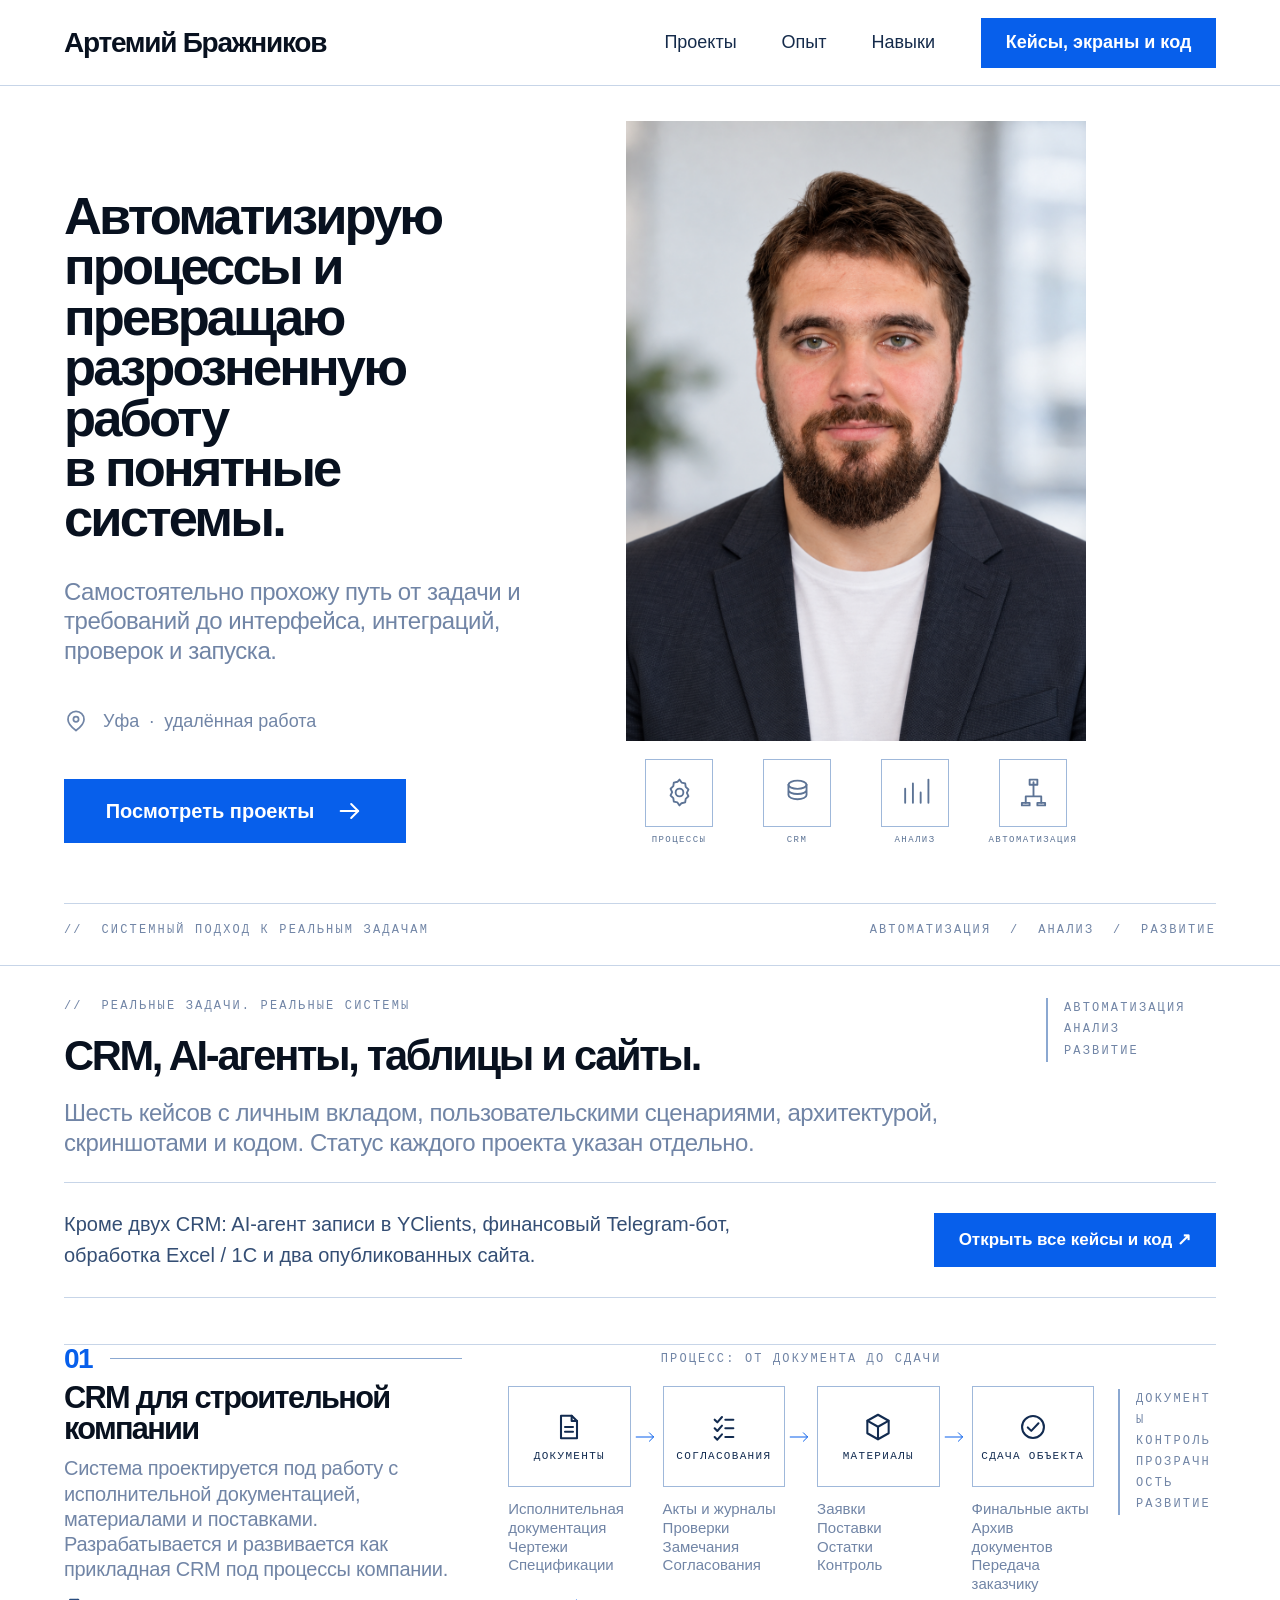
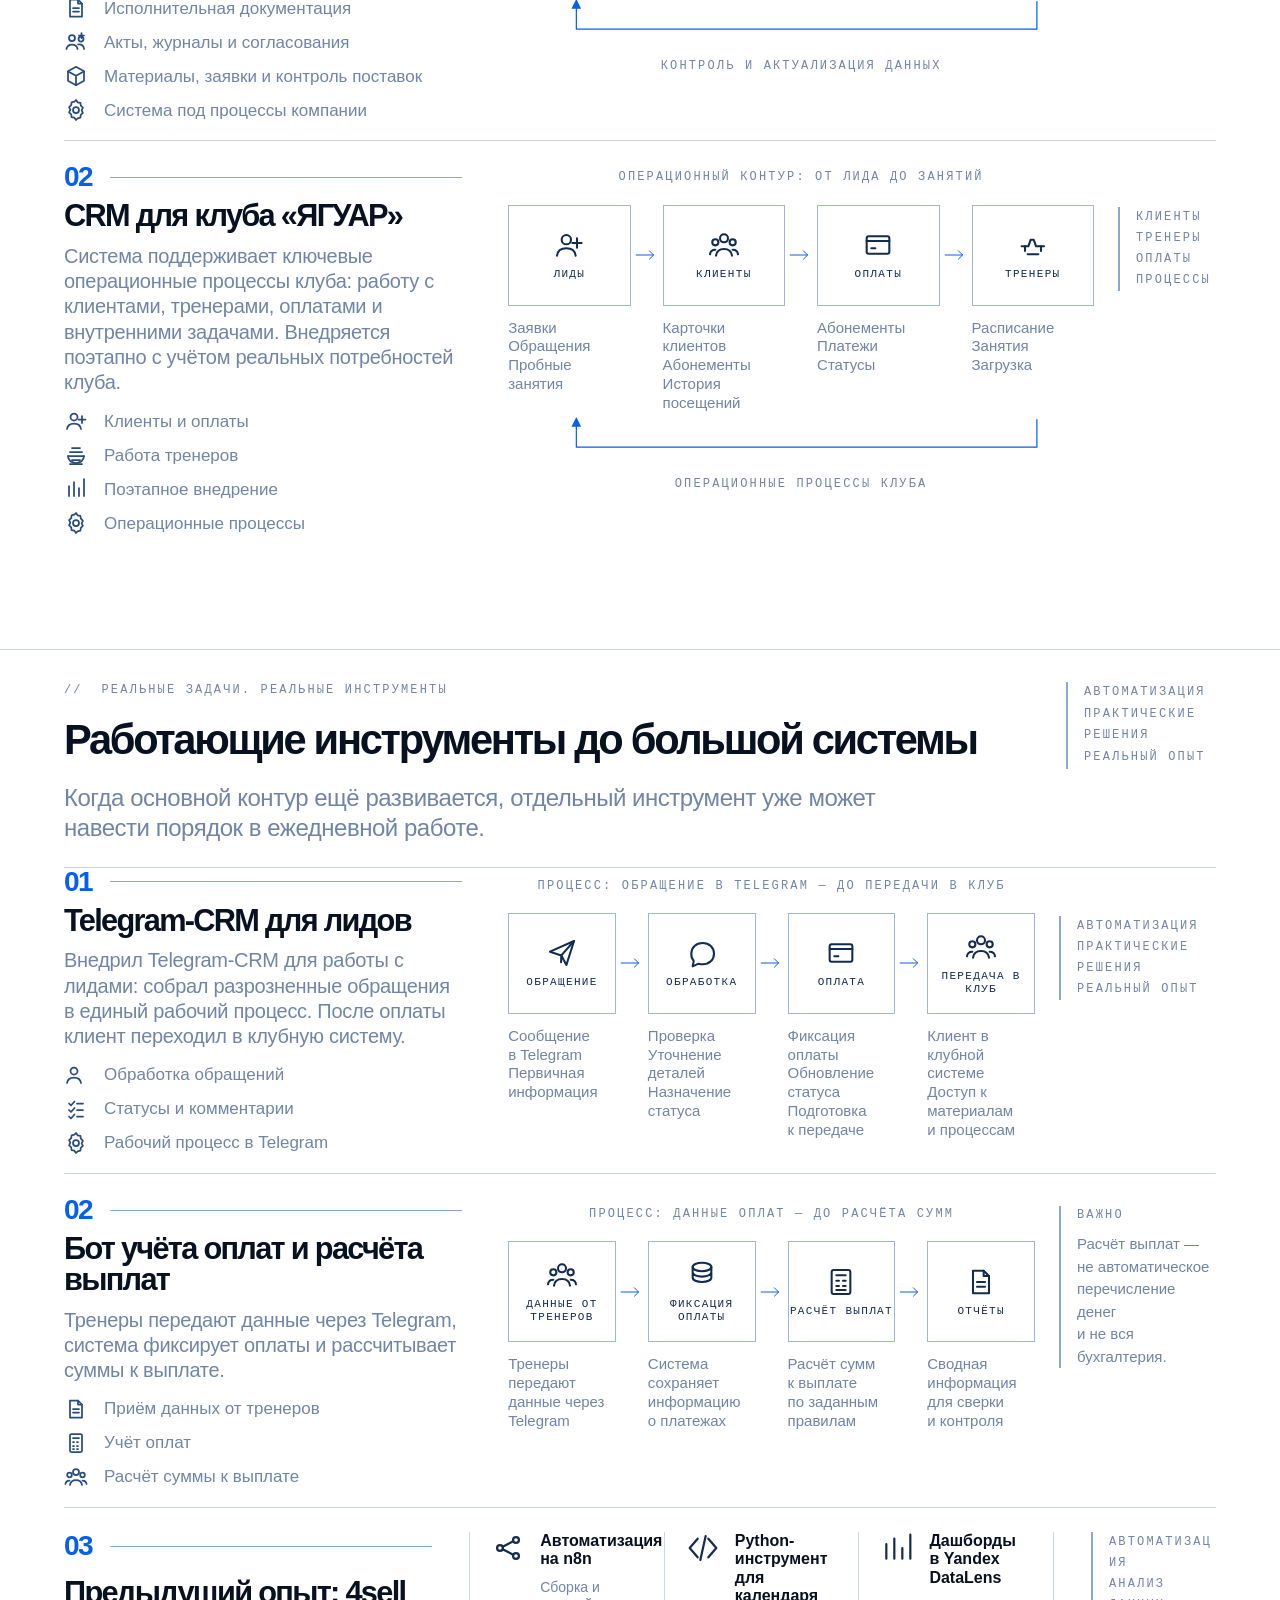
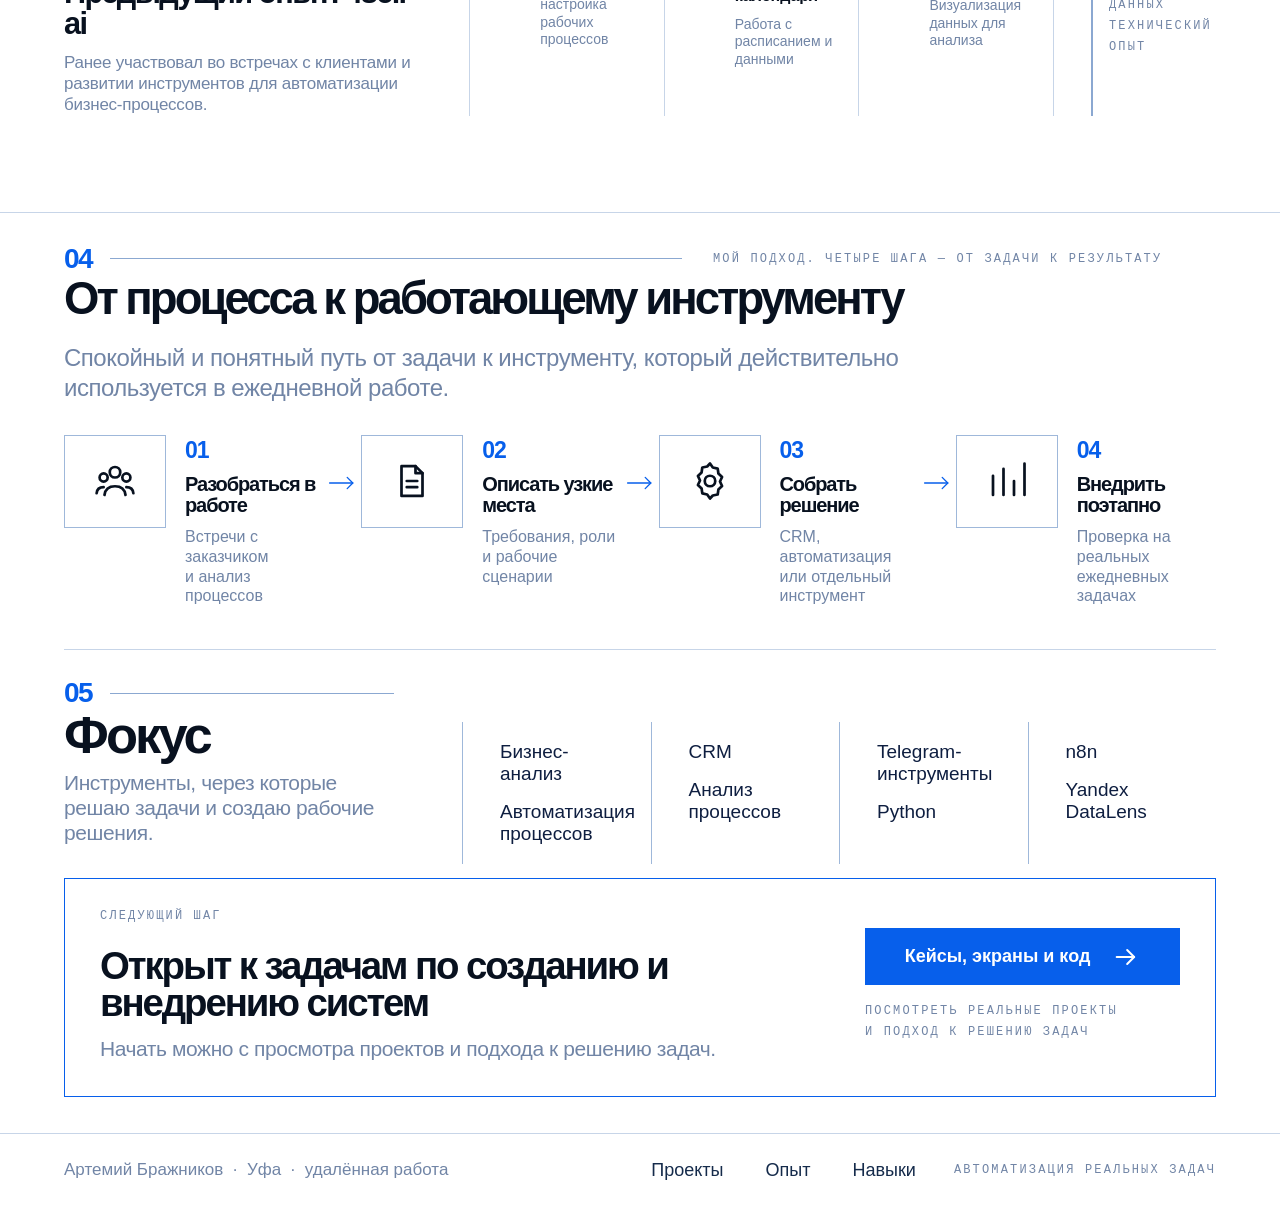
<file: index.html>
<!doctype html>
<html lang="ru">
  <head>
    <meta charset="utf-8" />
    <meta name="viewport" content="width=device-width, initial-scale=1" />
    <meta
      name="description"
      content="Портфолио Артемия Бражникова: CRM, AI-агенты, Telegram, документы, Excel и сайты. Кейсы, интерфейсы и код."
    />
    <meta name="theme-color" content="#ffffff" />
    <title>Артемий Бражников — автоматизация бизнес-процессов</title>
    <link rel="icon" href="data:image/svg+xml,%3Csvg viewBox='0 0 64 64' xmlns='http://www.w3.org/2000/svg'%3E%3Crect width='64' height='64' fill='%23075feb'/%3E%3Cpath d='M15 49 32 15l17 34h-9l-3-7H27l-3 7zM30 34h4l-2-6z' fill='white'/%3E%3C/svg%3E" />
    <link rel="stylesheet" href="./styles.css?v=20260930" />
  </head>
  <body>
    <a class="skip-link" href="#main-content">К содержанию</a>

    <header class="site-header" id="top">
      <div class="site-container nav-shell">
        <a class="wordmark" href="#top" aria-label="Артемий Бражников — в начало">
          Артемий Бражников
        </a>

        <nav class="primary-nav" aria-label="Основная навигация">
          <ul class="nav-list">
            <li><a href="#projects">Проекты</a></li>
            <li><a href="#experience">Опыт</a></li>
            <li><a href="#skills">Навыки</a></li>
          </ul>
        </nav>

        <a class="button button--header" href="./projects/">
          Кейсы, экраны и код
        </a>
      </div>
    </header>

    <main id="main-content" tabindex="-1">
      <section class="hero" aria-labelledby="hero-title">
        <div class="site-container hero-grid">
          <div class="hero-copy">
            <h1 id="hero-title">
              Автоматизирую<br class="desktop-only" />
              процессы и превращаю<br class="desktop-only" />
              разрозненную работу<br class="desktop-only" />
              в понятные системы.
            </h1>
            <p class="hero-lede">
              Самостоятельно прохожу путь от задачи и требований до интерфейса, интеграций, проверок и запуска.
            </p>
            <p class="location-line">
              <svg class="icon icon--location" viewBox="0 0 24 24" aria-hidden="true">
                <path d="M20 10.4c0 5.1-8 11.1-8 11.1S4 15.5 4 10.4a8 8 0 1 1 16 0Z" />
                <circle cx="12" cy="10.3" r="2.6" />
              </svg>
              <span>Уфа&nbsp; · &nbsp;удалённая работа</span>
            </p>
            <a class="button button--hero" href="./projects/">
              Посмотреть проекты
              <svg class="icon icon--arrow" viewBox="0 0 24 24" aria-hidden="true">
                <path d="M4 12h15" />
                <path d="m13 6 6 6-6 6" />
              </svg>
            </a>
          </div>

          <figure class="hero-portrait">
            <div class="hero-schematic" aria-hidden="true">
              <svg class="hero-schematic-lines" viewBox="0 0 724 620" preserveAspectRatio="none">
                <path d="M74 128h52V47h6" />
                <path d="M74 317h58" />
                <path d="M74 473h58" />
                <path d="M592 214h44v-69h-44" />
                <path d="M592 357h44v121h-44" />
                <circle cx="74" cy="128" r="2.5" />
                <circle cx="74" cy="317" r="2.5" />
                <circle cx="74" cy="473" r="2.5" />
                <circle cx="636" cy="214" r="2.5" />
                <circle cx="636" cy="478" r="2.5" />
              </svg>
              <div class="hero-schematic-node hero-schematic-node--process">
                <svg class="icon" viewBox="0 0 24 24">
                  <path d="m12 2 1.6 2.3 2.8.6.4 2.8 2.1 2-1.2 2.6 1.2 2.6-2.1 2-.4 2.8-2.8.6L12 22l-1.6-2.3-2.8-.6-.4-2.8-2.1-2 1.2-2.6-1.2-2.6 2.1-2 .4-2.8 2.8-.6z" />
                  <circle cx="12" cy="12" r="3" />
                </svg>
                <span>Процессы</span>
              </div>
              <div class="hero-schematic-node hero-schematic-node--crm">
                <svg class="icon" viewBox="0 0 24 24">
                  <ellipse cx="12" cy="6" rx="7" ry="3.2" />
                  <path d="M5 6v8c0 1.8 3.1 3.2 7 3.2s7-1.4 7-3.2V6M5 10c0 1.8 3.1 3.2 7 3.2s7-1.4 7-3.2" />
                </svg>
                <span>CRM</span>
              </div>
              <div class="hero-schematic-node hero-schematic-node--analysis">
                <svg class="icon" viewBox="0 0 24 24">
                  <path d="M4 20V9M10 20V5M16 20v-8M22 20V2" />
                </svg>
                <span>Анализ</span>
              </div>
              <div class="hero-schematic-node hero-schematic-node--automation">
                <svg class="icon" viewBox="0 0 24 24">
                  <path d="M12 4v5M6 20v-5M18 20v-5M6 15h12M12 9v6" />
                  <rect x="9" y="2" width="6" height="4" />
                  <rect x="3" y="20" width="6" height="2" />
                  <rect x="15" y="20" width="6" height="2" />
                </svg>
                <span>Автоматизация</span>
              </div>
              <p class="hero-schematic-note">Идеи<br />Процессы<br />Инструменты<br />Результат</p>
            </div>
            <div class="hero-photo">
              <img
                src="./assets/artemiy-brazhnikov.png"
                alt="Артемий Бражников"
                width="1122"
                height="1402"
                fetchpriority="high"
              />
            </div>
            <figcaption class="sr-only">Портрет Артемия Бражникова</figcaption>
          </figure>
        </div>

        <div class="site-container utility-rail" aria-label="Ключевые направления">
          <span>//&nbsp; Системный подход к реальным задачам</span>
          <span>Автоматизация&nbsp; / &nbsp;Анализ&nbsp; / &nbsp;Развитие</span>
        </div>
      </section>

      <section class="section section--projects" id="projects" aria-labelledby="projects-title">
        <div class="site-container">
          <div class="section-intro">
            <div>
              <p class="utility-label">//&nbsp; Реальные задачи. Реальные системы</p>
              <h2 id="projects-title">CRM, AI-агенты, таблицы и сайты.</h2>
              <p class="section-lede">
                Шесть кейсов с личным вкладом, пользовательскими сценариями, архитектурой,
                скриншотами и кодом. Статус каждого проекта указан отдельно.
              </p>
            </div>
            <aside class="section-note" aria-label="Фокус раздела">
              Автоматизация<br />
              Анализ<br />
              Развитие
            </aside>
          </div>

          <div class="portfolio-extension"><p>Кроме двух CRM: AI-агент записи в YClients, финансовый Telegram-бот, обработка Excel / 1С и два опубликованных сайта.</p><a class="button" href="./projects/">Открыть все кейсы и код ↗</a></div>
          <div class="case-list">
            <article class="case-row" aria-labelledby="construction-title">
              <div class="case-copy">
                <div class="case-index-line">
                  <span class="section-number">01</span>
                  <span class="thin-rule" aria-hidden="true"></span>
                </div>
                <h3 id="construction-title">CRM для строительной компании</h3>
                <p>
                  Система проектируется под работу с исполнительной документацией, материалами и
                  поставками. Разрабатывается и развивается как прикладная CRM под процессы компании.
                </p>
                <ul class="icon-list">
                  <li>
                    <svg class="icon" viewBox="0 0 24 24" aria-hidden="true">
                      <path d="M6 3.5h8l4 4V20.5H6z" />
                      <path d="M14 3.5v4h4M9 12h6M9 15.5h6" />
                    </svg>
                    <span>Исполнительная документация</span>
                  </li>
                  <li>
                    <svg class="icon" viewBox="0 0 24 24" aria-hidden="true">
                      <circle cx="8" cy="8" r="3" />
                      <circle cx="17" cy="9" r="2.5" />
                      <path d="M2.5 19c.5-3 2.4-4.5 5.5-4.5s5 1.5 5.5 4.5M14 14.5c3.3-.4 5.6 1 6.1 4.5M15 5.5h5M17.5 3v5" />
                    </svg>
                    <span>Акты, журналы и согласования</span>
                  </li>
                  <li>
                    <svg class="icon" viewBox="0 0 24 24" aria-hidden="true">
                      <path d="m12 2.8 8 4.5v9.4l-8 4.5-8-4.5V7.3z" />
                      <path d="m4.2 7.4 7.8 4.4 7.8-4.4M12 11.8v9.3" />
                    </svg>
                    <span>Материалы, заявки и контроль поставок</span>
                  </li>
                  <li>
                    <svg class="icon" viewBox="0 0 24 24" aria-hidden="true">
                      <path d="m12 2 1.6 2.3 2.8.6.4 2.8 2.1 2-1.2 2.6 1.2 2.6-2.1 2-.4 2.8-2.8.6L12 22l-1.6-2.3-2.8-.6-.4-2.8-2.1-2 1.2-2.6-1.2-2.6 2.1-2 .4-2.8 2.8-.6z" />
                      <circle cx="12" cy="12" r="3" />
                    </svg>
                    <span>Система под процессы компании</span>
                  </li>
                </ul>
              </div>

              <div class="case-visual">
                <div class="workflow">
                  <p class="workflow-label">Процесс: от документа до сдачи</p>
                  <div class="workflow-track workflow-track--four">
                    <div class="flow-stage">
                      <div class="flow-node">
                        <svg class="icon icon--node" viewBox="0 0 24 24" aria-hidden="true">
                          <path d="M6 3.5h8l4 4V20.5H6z" />
                          <path d="M14 3.5v4h4M9 12h6M9 15.5h6" />
                        </svg>
                        <span>Документы</span>
                      </div>
                      <p class="flow-caption">Исполнительная<br />документация<br />Чертежи<br />Спецификации</p>
                    </div>
                    <span class="flow-arrow" aria-hidden="true">
                      <svg viewBox="0 0 40 24"><path d="M2 12h29" /><path d="m24 5 7 7-7 7" /></svg>
                    </span>
                    <div class="flow-stage">
                      <div class="flow-node">
                        <svg class="icon icon--node" viewBox="0 0 24 24" aria-hidden="true">
                          <path d="m5 6.5 2 2 3.5-4M5 13l2 2 3.5-4M5 19.5l2 2 3.5-4M13 6.5h6M13 13h6M13 19.5h6" />
                        </svg>
                        <span>Согласования</span>
                      </div>
                      <p class="flow-caption">Акты и журналы<br />Проверки<br />Замечания<br />Согласования</p>
                    </div>
                    <span class="flow-arrow" aria-hidden="true">
                      <svg viewBox="0 0 40 24"><path d="M2 12h29" /><path d="m24 5 7 7-7 7" /></svg>
                    </span>
                    <div class="flow-stage">
                      <div class="flow-node">
                        <svg class="icon icon--node" viewBox="0 0 24 24" aria-hidden="true">
                          <path d="m12 2.8 8 4.5v9.4l-8 4.5-8-4.5V7.3z" />
                          <path d="m4.2 7.4 7.8 4.4 7.8-4.4M12 11.8v9.3" />
                        </svg>
                        <span>Материалы</span>
                      </div>
                      <p class="flow-caption">Заявки<br />Поставки<br />Остатки<br />Контроль</p>
                    </div>
                    <span class="flow-arrow" aria-hidden="true">
                      <svg viewBox="0 0 40 24"><path d="M2 12h29" /><path d="m24 5 7 7-7 7" /></svg>
                    </span>
                    <div class="flow-stage">
                      <div class="flow-node">
                        <svg class="icon icon--node" viewBox="0 0 24 24" aria-hidden="true">
                          <circle cx="12" cy="12" r="8.2" />
                          <path d="m8.1 12.3 2.6 2.6 5.4-5.7" />
                        </svg>
                        <span>Сдача объекта</span>
                      </div>
                      <p class="flow-caption">Финальные акты<br />Архив документов<br />Передача заказчику</p>
                    </div>
                  </div>
                  <svg class="workflow-loop" viewBox="0 0 720 78" aria-hidden="true">
                    <defs>
                      <marker id="arrow-construction" markerWidth="8" markerHeight="8" refX="6" refY="4" orient="auto">
                        <path d="M0 0 8 4 0 8Z" />
                      </marker>
                    </defs>
                    <path d="M650 4v34H84V4" marker-end="url(#arrow-construction)" />
                  </svg>
                  <p class="workflow-loop-label">Контроль и актуализация данных</p>
                </div>
                <aside class="workflow-note">Документы<br />Контроль<br />Прозрачность<br />Развитие</aside>
              </div>
            </article>

            <article class="case-row" aria-labelledby="jaguar-title">
              <div class="case-copy">
                <div class="case-index-line">
                  <span class="section-number">02</span>
                  <span class="thin-rule" aria-hidden="true"></span>
                </div>
                <h3 id="jaguar-title">CRM для клуба «ЯГУАР»</h3>
                <p>
                  Система поддерживает ключевые операционные процессы клуба: работу с клиентами,
                  тренерами, оплатами и внутренними задачами. Внедряется поэтапно с учётом реальных
                  потребностей клуба.
                </p>
                <ul class="icon-list">
                  <li>
                    <svg class="icon" viewBox="0 0 24 24" aria-hidden="true">
                      <circle cx="10" cy="8" r="3.5" />
                      <path d="M3 20c.5-3.7 2.8-5.5 7-5.5s6.5 1.8 7 5.5M18 7v7M14.5 10.5h7" />
                    </svg>
                    <span>Клиенты и оплаты</span>
                  </li>
                  <li>
                    <svg class="icon" viewBox="0 0 24 24" aria-hidden="true">
                      <path d="M4 13h16M6 9h12M8 5h8M8 17h8M6 21h12" />
                      <path d="M4 13c0 4 3.5 7 8 7s8-3 8-7" />
                    </svg>
                    <span>Работа тренеров</span>
                  </li>
                  <li>
                    <svg class="icon" viewBox="0 0 24 24" aria-hidden="true">
                      <path d="M5 19V9M10 19V5M15 19v-8M20 19V2" />
                    </svg>
                    <span>Поэтапное внедрение</span>
                  </li>
                  <li>
                    <svg class="icon" viewBox="0 0 24 24" aria-hidden="true">
                      <path d="m12 2 1.6 2.3 2.8.6.4 2.8 2.1 2-1.2 2.6 1.2 2.6-2.1 2-.4 2.8-2.8.6L12 22l-1.6-2.3-2.8-.6-.4-2.8-2.1-2 1.2-2.6-1.2-2.6 2.1-2 .4-2.8 2.8-.6z" />
                      <circle cx="12" cy="12" r="3" />
                    </svg>
                    <span>Операционные процессы</span>
                  </li>
                </ul>
              </div>

              <div class="case-visual">
                <div class="workflow">
                  <p class="workflow-label">Операционный контур: от лида до занятий</p>
                  <div class="workflow-track workflow-track--four">
                    <div class="flow-stage">
                      <div class="flow-node">
                        <svg class="icon icon--node" viewBox="0 0 24 24" aria-hidden="true">
                          <circle cx="10" cy="8" r="3.5" />
                          <path d="M3 20c.5-3.7 2.8-5.5 7-5.5s6.5 1.8 7 5.5M18 7v7M14.5 10.5h7" />
                        </svg>
                        <span>Лиды</span>
                      </div>
                      <p class="flow-caption">Заявки<br />Обращения<br />Пробные занятия</p>
                    </div>
                    <span class="flow-arrow" aria-hidden="true">
                      <svg viewBox="0 0 40 24"><path d="M2 12h29" /><path d="m24 5 7 7-7 7" /></svg>
                    </span>
                    <div class="flow-stage">
                      <div class="flow-node">
                        <svg class="icon icon--node" viewBox="0 0 24 24" aria-hidden="true">
                          <circle cx="12" cy="7" r="3" />
                          <circle cx="5.5" cy="10" r="2.3" />
                          <circle cx="18.5" cy="10" r="2.3" />
                          <path d="M6 20c.4-3.2 2.3-5 6-5s5.6 1.8 6 5M1.5 19c.2-2.2 1.5-3.5 4-3.5M18.5 15.5c2.5 0 3.8 1.3 4 3.5" />
                        </svg>
                        <span>Клиенты</span>
                      </div>
                      <p class="flow-caption">Карточки клиентов<br />Абонементы<br />История посещений</p>
                    </div>
                    <span class="flow-arrow" aria-hidden="true">
                      <svg viewBox="0 0 40 24"><path d="M2 12h29" /><path d="m24 5 7 7-7 7" /></svg>
                    </span>
                    <div class="flow-stage">
                      <div class="flow-node">
                        <svg class="icon icon--node" viewBox="0 0 24 24" aria-hidden="true">
                          <rect x="3.5" y="5.5" width="17" height="13" rx="1.5" />
                          <path d="M3.5 9h17M7 14.5h3" />
                        </svg>
                        <span>Оплаты</span>
                      </div>
                      <p class="flow-caption">Абонементы<br />Платежи<br />Статусы</p>
                    </div>
                    <span class="flow-arrow" aria-hidden="true">
                      <svg viewBox="0 0 40 24"><path d="M2 12h29" /><path d="m24 5 7 7-7 7" /></svg>
                    </span>
                    <div class="flow-stage">
                      <div class="flow-node">
                        <svg class="icon icon--node" viewBox="0 0 24 24" aria-hidden="true">
                          <path d="M3.5 13h5l1.8-5h2.2l1.8 5h6" />
                          <path d="M6 13v3.5M18 13v3.5M8 19h8" />
                        </svg>
                        <span>Тренеры</span>
                      </div>
                      <p class="flow-caption">Расписание<br />Занятия<br />Загрузка</p>
                    </div>
                  </div>
                  <svg class="workflow-loop" viewBox="0 0 720 78" aria-hidden="true">
                    <defs>
                      <marker id="arrow-jaguar" markerWidth="8" markerHeight="8" refX="6" refY="4" orient="auto">
                        <path d="M0 0 8 4 0 8Z" />
                      </marker>
                    </defs>
                    <path d="M650 4v34H84V4" marker-end="url(#arrow-jaguar)" />
                  </svg>
                  <p class="workflow-loop-label">Операционные процессы клуба</p>
                </div>
                <aside class="workflow-note">Клиенты<br />Тренеры<br />Оплаты<br />Процессы</aside>
              </div>
            </article>
          </div>
        </div>
      </section>

      <section class="section section--tools" id="experience" aria-labelledby="tools-title">
        <div class="site-container">
          <div class="section-intro">
            <div>
              <p class="utility-label">//&nbsp; Реальные задачи. Реальные инструменты</p>
              <h2 id="tools-title">Работающие инструменты до большой системы</h2>
              <p class="section-lede">
                Когда основной контур ещё развивается, отдельный инструмент уже может навести порядок
                в ежедневной работе.
              </p>
            </div>
            <aside class="section-note" aria-label="Фокус раздела">
              Автоматизация<br />
              Практические решения<br />
              Реальный опыт
            </aside>
          </div>

          <div class="tool-list">
            <article class="tool-row" aria-labelledby="telegram-title">
              <div class="tool-copy">
                <div class="case-index-line">
                  <span class="section-number">01</span>
                  <span class="thin-rule" aria-hidden="true"></span>
                </div>
                <h3 id="telegram-title">Telegram-CRM для лидов</h3>
                <p>
                  Внедрил Telegram-CRM для работы с лидами: собрал разрозненные обращения в единый
                  рабочий процесс. После оплаты клиент переходил в клубную систему.
                </p>
                <ul class="icon-list">
                  <li>
                    <svg class="icon" viewBox="0 0 24 24" aria-hidden="true">
                      <circle cx="10" cy="8" r="3.5" />
                      <path d="M3 20c.5-3.7 2.8-5.5 7-5.5s6.5 1.8 7 5.5" />
                    </svg>
                    <span>Обработка обращений</span>
                  </li>
                  <li>
                    <svg class="icon" viewBox="0 0 24 24" aria-hidden="true">
                      <path d="m5 6.5 2 2 3.5-4M5 13l2 2 3.5-4M5 19.5l2 2 3.5-4M13 6.5h6M13 13h6M13 19.5h6" />
                    </svg>
                    <span>Статусы и комментарии</span>
                  </li>
                  <li>
                    <svg class="icon" viewBox="0 0 24 24" aria-hidden="true">
                      <path d="m12 2 1.6 2.3 2.8.6.4 2.8 2.1 2-1.2 2.6 1.2 2.6-2.1 2-.4 2.8-2.8.6L12 22l-1.6-2.3-2.8-.6-.4-2.8-2.1-2 1.2-2.6-1.2-2.6 2.1-2 .4-2.8 2.8-.6z" />
                      <circle cx="12" cy="12" r="3" />
                    </svg>
                    <span>Рабочий процесс в Telegram</span>
                  </li>
                </ul>
              </div>

              <div class="tool-visual">
                <div class="workflow">
                  <p class="workflow-label">Процесс: обращение в Telegram — до передачи в клуб</p>
                  <div class="workflow-track workflow-track--four">
                    <div class="flow-stage">
                      <div class="flow-node">
                        <svg class="icon icon--node" viewBox="0 0 24 24" aria-hidden="true">
                          <path d="m3 11 18-8-5.7 18-3.8-7.2z" />
                          <path d="M11.5 13.8 21 3M11.5 13.8l-.2 5.2" />
                        </svg>
                        <span>Обращение</span>
                      </div>
                      <p class="flow-caption">Сообщение<br />в Telegram<br />Первичная<br />информация</p>
                    </div>
                    <span class="flow-arrow" aria-hidden="true">
                      <svg viewBox="0 0 40 24"><path d="M2 12h29" /><path d="m24 5 7 7-7 7" /></svg>
                    </span>
                    <div class="flow-stage">
                      <div class="flow-node">
                        <svg class="icon icon--node" viewBox="0 0 24 24" aria-hidden="true">
                          <path d="M4 12.5c0-4.7 3.6-8 8.5-8S21 7.8 21 12.5s-3.6 8-8.5 8c-1.1 0-2.2-.2-3.1-.5L5 22l.8-4A7.7 7.7 0 0 1 4 12.5Z" />
                        </svg>
                        <span>Обработка</span>
                      </div>
                      <p class="flow-caption">Проверка<br />Уточнение деталей<br />Назначение статуса</p>
                    </div>
                    <span class="flow-arrow" aria-hidden="true">
                      <svg viewBox="0 0 40 24"><path d="M2 12h29" /><path d="m24 5 7 7-7 7" /></svg>
                    </span>
                    <div class="flow-stage">
                      <div class="flow-node">
                        <svg class="icon icon--node" viewBox="0 0 24 24" aria-hidden="true">
                          <rect x="3.5" y="5.5" width="17" height="13" rx="1.5" />
                          <path d="M3.5 9h17M7 14.5h3" />
                        </svg>
                        <span>Оплата</span>
                      </div>
                      <p class="flow-caption">Фиксация оплаты<br />Обновление статуса<br />Подготовка<br />к передаче</p>
                    </div>
                    <span class="flow-arrow" aria-hidden="true">
                      <svg viewBox="0 0 40 24"><path d="M2 12h29" /><path d="m24 5 7 7-7 7" /></svg>
                    </span>
                    <div class="flow-stage">
                      <div class="flow-node">
                        <svg class="icon icon--node" viewBox="0 0 24 24" aria-hidden="true">
                          <circle cx="12" cy="7" r="3" />
                          <circle cx="5.5" cy="10" r="2.3" />
                          <circle cx="18.5" cy="10" r="2.3" />
                          <path d="M6 20c.4-3.2 2.3-5 6-5s5.6 1.8 6 5M1.5 19c.2-2.2 1.5-3.5 4-3.5M18.5 15.5c2.5 0 3.8 1.3 4 3.5" />
                        </svg>
                        <span>Передача в клуб</span>
                      </div>
                      <p class="flow-caption">Клиент в клубной<br />системе<br />Доступ к материалам<br />и процессам</p>
                    </div>
                  </div>
                </div>
                <aside class="workflow-note">Автоматизация<br />Практические решения<br />Реальный опыт</aside>
              </div>
            </article>

            <article class="tool-row" aria-labelledby="payments-title">
              <div class="tool-copy">
                <div class="case-index-line">
                  <span class="section-number">02</span>
                  <span class="thin-rule" aria-hidden="true"></span>
                </div>
                <h3 id="payments-title">Бот учёта оплат и расчёта выплат</h3>
                <p>
                  Тренеры передают данные через Telegram, система фиксирует оплаты и рассчитывает
                  суммы к выплате.
                </p>
                <ul class="icon-list">
                  <li>
                    <svg class="icon" viewBox="0 0 24 24" aria-hidden="true">
                      <path d="M6 3.5h8l4 4V20.5H6z" />
                      <path d="M14 3.5v4h4M9 12h6M9 15.5h6" />
                    </svg>
                    <span>Приём данных от тренеров</span>
                  </li>
                  <li>
                    <svg class="icon" viewBox="0 0 24 24" aria-hidden="true">
                      <rect x="6" y="3" width="12" height="18" rx="1.5" />
                      <path d="M9 7h6M9 11h1M13 11h1M9 15h1M13 15h1M9 18h1M13 18h1" />
                    </svg>
                    <span>Учёт оплат</span>
                  </li>
                  <li>
                    <svg class="icon" viewBox="0 0 24 24" aria-hidden="true">
                      <circle cx="12" cy="7" r="3" />
                      <circle cx="5.5" cy="10" r="2.3" />
                      <circle cx="18.5" cy="10" r="2.3" />
                      <path d="M6 20c.4-3.2 2.3-5 6-5s5.6 1.8 6 5M1.5 19c.2-2.2 1.5-3.5 4-3.5M18.5 15.5c2.5 0 3.8 1.3 4 3.5" />
                    </svg>
                    <span>Расчёт суммы к выплате</span>
                  </li>
                </ul>
              </div>

              <div class="tool-visual">
                <div class="workflow">
                  <p class="workflow-label">Процесс: данные оплат — до расчёта сумм</p>
                  <div class="workflow-track workflow-track--four">
                    <div class="flow-stage">
                      <div class="flow-node">
                        <svg class="icon icon--node" viewBox="0 0 24 24" aria-hidden="true">
                          <circle cx="12" cy="7" r="3" />
                          <circle cx="5.5" cy="10" r="2.3" />
                          <circle cx="18.5" cy="10" r="2.3" />
                          <path d="M6 20c.4-3.2 2.3-5 6-5s5.6 1.8 6 5M1.5 19c.2-2.2 1.5-3.5 4-3.5M18.5 15.5c2.5 0 3.8 1.3 4 3.5" />
                        </svg>
                        <span>Данные от тренеров</span>
                      </div>
                      <p class="flow-caption">Тренеры передают<br />данные через<br />Telegram</p>
                    </div>
                    <span class="flow-arrow" aria-hidden="true">
                      <svg viewBox="0 0 40 24"><path d="M2 12h29" /><path d="m24 5 7 7-7 7" /></svg>
                    </span>
                    <div class="flow-stage">
                      <div class="flow-node">
                        <svg class="icon icon--node" viewBox="0 0 24 24" aria-hidden="true">
                          <ellipse cx="12" cy="6" rx="7" ry="3.2" />
                          <path d="M5 6v8c0 1.8 3.1 3.2 7 3.2s7-1.4 7-3.2V6M5 10c0 1.8 3.1 3.2 7 3.2s7-1.4 7-3.2" />
                        </svg>
                        <span>Фиксация оплаты</span>
                      </div>
                      <p class="flow-caption">Система сохраняет<br />информацию<br />о платежах</p>
                    </div>
                    <span class="flow-arrow" aria-hidden="true">
                      <svg viewBox="0 0 40 24"><path d="M2 12h29" /><path d="m24 5 7 7-7 7" /></svg>
                    </span>
                    <div class="flow-stage">
                      <div class="flow-node">
                        <svg class="icon icon--node" viewBox="0 0 24 24" aria-hidden="true">
                          <rect x="5" y="3" width="14" height="18" rx="1.5" />
                          <path d="M8.5 7h7M8.5 11h2M13.5 11h2M8.5 15h2M13.5 15h2M8.5 18h7" />
                        </svg>
                        <span>Расчёт выплат</span>
                      </div>
                      <p class="flow-caption">Расчёт сумм<br />к выплате<br />по заданным правилам</p>
                    </div>
                    <span class="flow-arrow" aria-hidden="true">
                      <svg viewBox="0 0 40 24"><path d="M2 12h29" /><path d="m24 5 7 7-7 7" /></svg>
                    </span>
                    <div class="flow-stage">
                      <div class="flow-node">
                        <svg class="icon icon--node" viewBox="0 0 24 24" aria-hidden="true">
                          <path d="M6 3.5h8l4 4V20.5H6z" />
                          <path d="M14 3.5v4h4M9 12h6M9 15.5h6" />
                        </svg>
                        <span>Отчёты</span>
                      </div>
                      <p class="flow-caption">Сводная информация<br />для сверки<br />и контроля</p>
                    </div>
                  </div>
                </div>
                <aside class="workflow-note workflow-note--important">
                  <strong>Важно</strong>
                  Расчёт выплат —<br />не автоматическое<br />перечисление денег<br />и не вся бухгалтерия.
                </aside>
              </div>
            </article>

            <article class="previous-row" aria-labelledby="previous-title">
              <div class="previous-copy">
                <div class="case-index-line">
                  <span class="section-number">03</span>
                  <span class="thin-rule" aria-hidden="true"></span>
                </div>
                <h3 id="previous-title">Предыдущий опыт: 4sell ai</h3>
                <p>Ранее участвовал во встречах с клиентами и развитии инструментов для автоматизации бизнес-процессов.</p>
              </div>
              <div class="previous-tools">
                <div class="previous-tool">
                  <svg class="icon icon--large" viewBox="0 0 24 24" aria-hidden="true">
                    <circle cx="6" cy="12" r="2.2" />
                    <circle cx="18" cy="6" r="2.2" />
                    <circle cx="18" cy="18" r="2.2" />
                    <path d="m8 11 7.8-4M8 13l7.8 4" />
                  </svg>
                  <div><strong>Автоматизация<br />на n8n</strong><span>Сборка и настройка рабочих процессов</span></div>
                </div>
                <div class="previous-tool">
                  <svg class="icon icon--large" viewBox="0 0 24 24" aria-hidden="true">
                    <path d="m8 5-6 7 6 7M16 5l6 7-6 7M14 3l-4 18" />
                  </svg>
                  <div><strong>Python-инструмент<br />для календаря</strong><span>Работа с расписанием и данными</span></div>
                </div>
                <div class="previous-tool">
                  <svg class="icon icon--large" viewBox="0 0 24 24" aria-hidden="true">
                    <path d="M4 20V9M10 20V5M16 20v-8M22 20V2" />
                  </svg>
                  <div><strong>Дашборды<br />в Yandex DataLens</strong><span>Визуализация данных для анализа</span></div>
                </div>
              </div>
              <aside class="workflow-note previous-note">Автоматизация<br />Анализ данных<br />Технический опыт</aside>
            </article>
          </div>
        </div>
      </section>

      <section class="section section--approach" id="approach" aria-labelledby="approach-title">
        <div class="site-container">
          <div class="section-intro section-intro--approach">
            <div>
              <div class="approach-kicker-row">
                <div class="case-index-line">
                  <span class="section-number">04</span>
                  <span class="thin-rule" aria-hidden="true"></span>
                </div>
                <p class="utility-label">Мой подход. Четыре шага — от задачи к результату</p>
              </div>
              <h2 id="approach-title">От процесса к работающему инструменту</h2>
              <p class="section-lede">
                Спокойный и понятный путь от задачи к инструменту, который действительно используется
                в ежедневной работе.
              </p>
            </div>
          </div>

          <ol class="approach-grid">
            <li class="approach-step">
              <div class="approach-icon">
                <svg class="icon icon--node" viewBox="0 0 24 24" aria-hidden="true">
                  <circle cx="12" cy="7" r="3" />
                  <circle cx="5.5" cy="10" r="2.3" />
                  <circle cx="18.5" cy="10" r="2.3" />
                  <path d="M6 20c.4-3.2 2.3-5 6-5s5.6 1.8 6 5M1.5 19c.2-2.2 1.5-3.5 4-3.5M18.5 15.5c2.5 0 3.8 1.3 4 3.5" />
                </svg>
              </div>
              <div class="approach-content">
                <span class="approach-number">01</span>
                <h3>Разобраться в работе</h3>
                <p>Встречи с заказчиком<br />и анализ процессов</p>
              </div>
              <span class="approach-arrow" aria-hidden="true"><svg viewBox="0 0 40 24"><path d="M2 12h29" /><path d="m24 5 7 7-7 7" /></svg></span>
            </li>
            <li class="approach-step">
              <div class="approach-icon">
                <svg class="icon icon--node" viewBox="0 0 24 24" aria-hidden="true">
                  <path d="M6 3.5h8l4 4V20.5H6z" />
                  <path d="M14 3.5v4h4M9 12h6M9 15.5h6" />
                </svg>
              </div>
              <div class="approach-content">
                <span class="approach-number">02</span>
                <h3>Описать узкие места</h3>
                <p>Требования, роли<br />и рабочие сценарии</p>
              </div>
              <span class="approach-arrow" aria-hidden="true"><svg viewBox="0 0 40 24"><path d="M2 12h29" /><path d="m24 5 7 7-7 7" /></svg></span>
            </li>
            <li class="approach-step">
              <div class="approach-icon">
                <svg class="icon icon--node" viewBox="0 0 24 24" aria-hidden="true">
                  <path d="m12 2 1.6 2.3 2.8.6.4 2.8 2.1 2-1.2 2.6 1.2 2.6-2.1 2-.4 2.8-2.8.6L12 22l-1.6-2.3-2.8-.6-.4-2.8-2.1-2 1.2-2.6-1.2-2.6 2.1-2 .4-2.8 2.8-.6z" />
                  <circle cx="12" cy="12" r="3" />
                </svg>
              </div>
              <div class="approach-content">
                <span class="approach-number">03</span>
                <h3>Собрать решение</h3>
                <p>CRM, автоматизация<br />или отдельный инструмент</p>
              </div>
              <span class="approach-arrow" aria-hidden="true"><svg viewBox="0 0 40 24"><path d="M2 12h29" /><path d="m24 5 7 7-7 7" /></svg></span>
            </li>
            <li class="approach-step">
              <div class="approach-icon">
                <svg class="icon icon--node" viewBox="0 0 24 24" aria-hidden="true">
                  <path d="M4 20V9M10 20V5M16 20v-8M22 20V2" />
                </svg>
              </div>
              <div class="approach-content">
                <span class="approach-number">04</span>
                <h3>Внедрить поэтапно</h3>
                <p>Проверка на реальных<br />ежедневных задачах</p>
              </div>
            </li>
          </ol>

          <div class="focus-block" id="skills" aria-labelledby="focus-title">
            <div class="focus-copy">
              <div class="case-index-line">
                <span class="section-number">05</span>
                <span class="thin-rule" aria-hidden="true"></span>
              </div>
              <h2 id="focus-title">Фокус</h2>
              <p class="section-lede">Инструменты, через которые решаю задачи и создаю рабочие решения.</p>
            </div>
            <div class="focus-list">
              <div class="focus-column"><span>Бизнес-анализ</span><span>Автоматизация<br />процессов</span></div>
              <div class="focus-column"><span>CRM</span><span>Анализ процессов</span></div>
              <div class="focus-column"><span>Telegram-инструменты</span><span>Python</span></div>
              <div class="focus-column"><span>n8n</span><span>Yandex DataLens</span></div>
            </div>
          </div>

          <div class="closing-panel">
            <div>
              <p class="utility-label">Следующий шаг</p>
              <h2>Открыт к задачам по созданию и внедрению систем</h2>
              <p class="section-lede">Начать можно с просмотра проектов и подхода к решению задач.</p>
            </div>
            <div class="closing-action">
              <a class="button button--closing" href="./projects/">
                Кейсы, экраны и код
                <svg class="icon icon--arrow" viewBox="0 0 24 24" aria-hidden="true">
                  <path d="M4 12h15" />
                  <path d="m13 6 6 6-6 6" />
                </svg>
              </a>
              <p class="utility-label">Посмотреть реальные проекты<br />и подход к решению задач</p>
            </div>
          </div>
        </div>
      </section>
    </main>

    <footer class="site-footer">
      <div class="site-container footer-shell">
        <p>Артемий Бражников&nbsp; · &nbsp;Уфа&nbsp; · &nbsp;удалённая работа</p>
        <nav aria-label="Навигация в подвале">
          <a href="#projects">Проекты</a>
          <a href="#experience">Опыт</a>
          <a href="#skills">Навыки</a>
        </nav>
        <span class="utility-label">Автоматизация реальных задач</span>
      </div>
    </footer>

    <script src="./script.js?v=2" defer></script>
  </body>
</html>
</file>
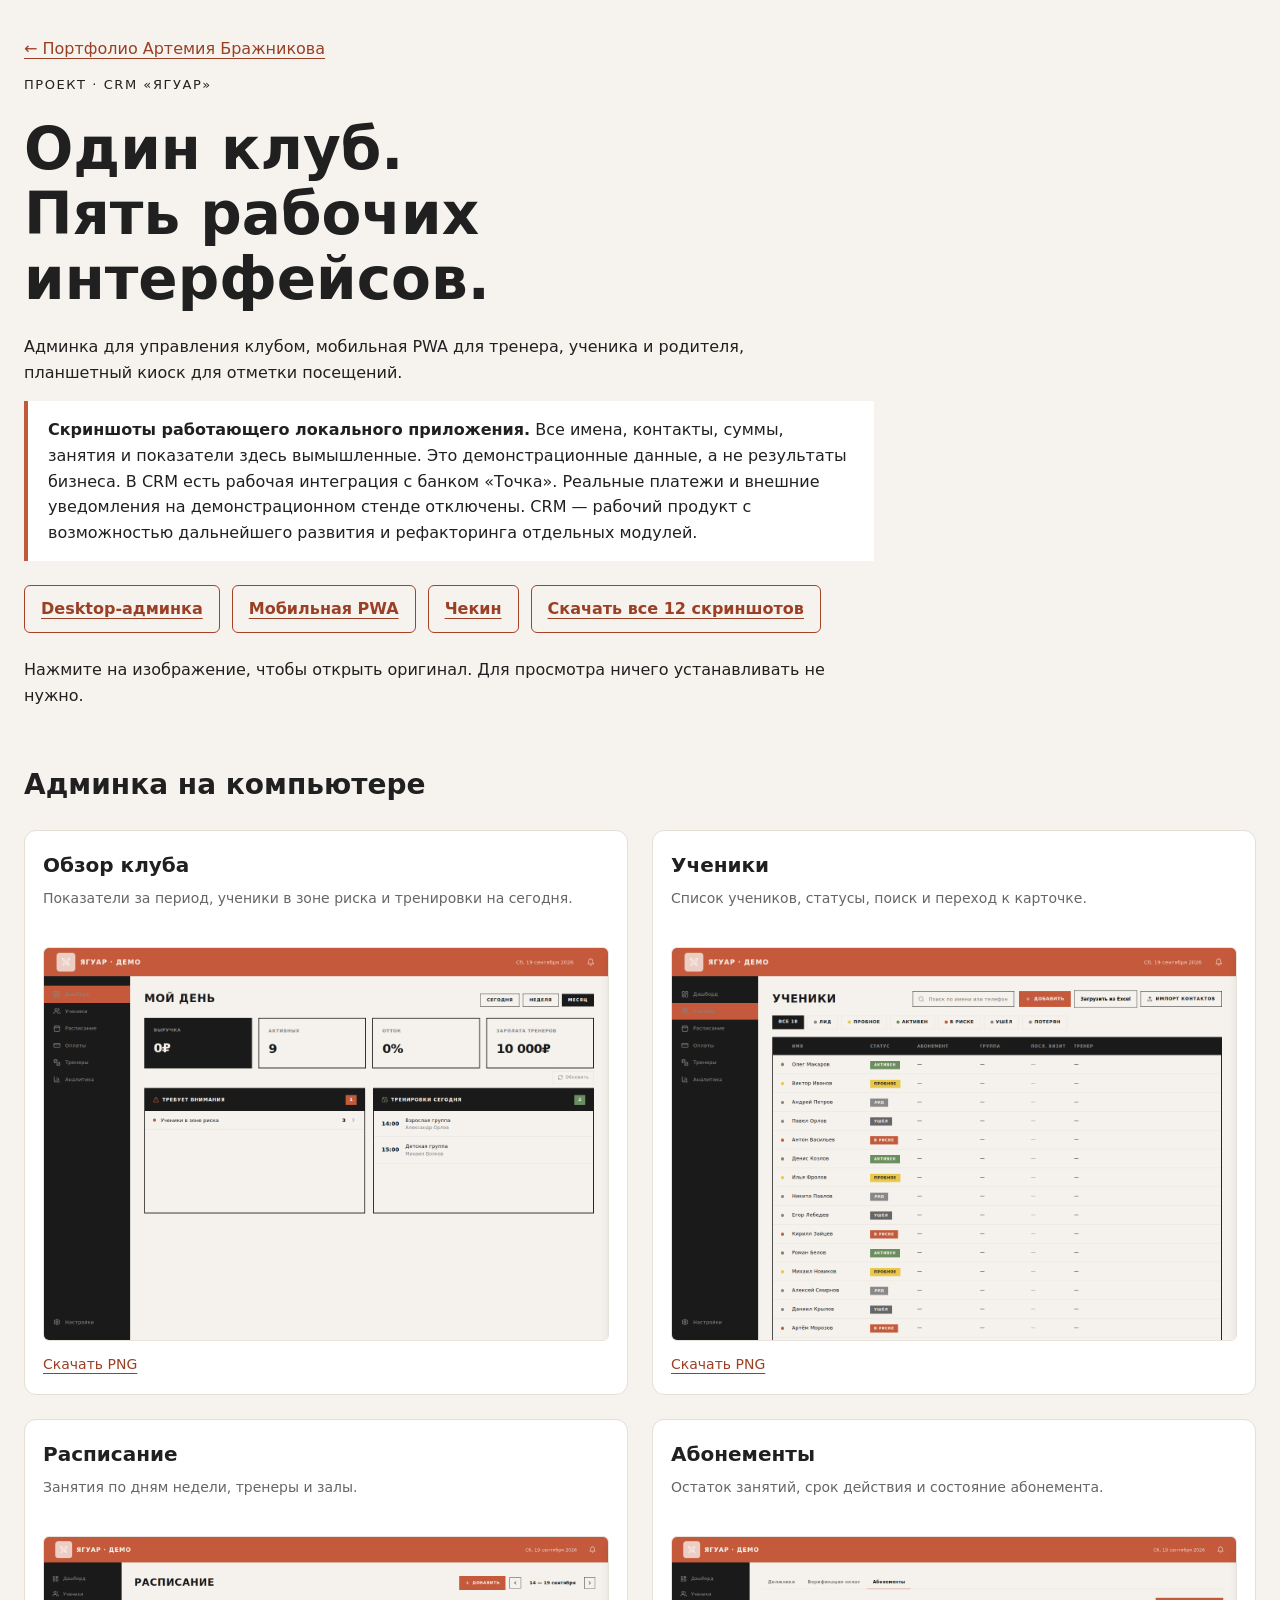
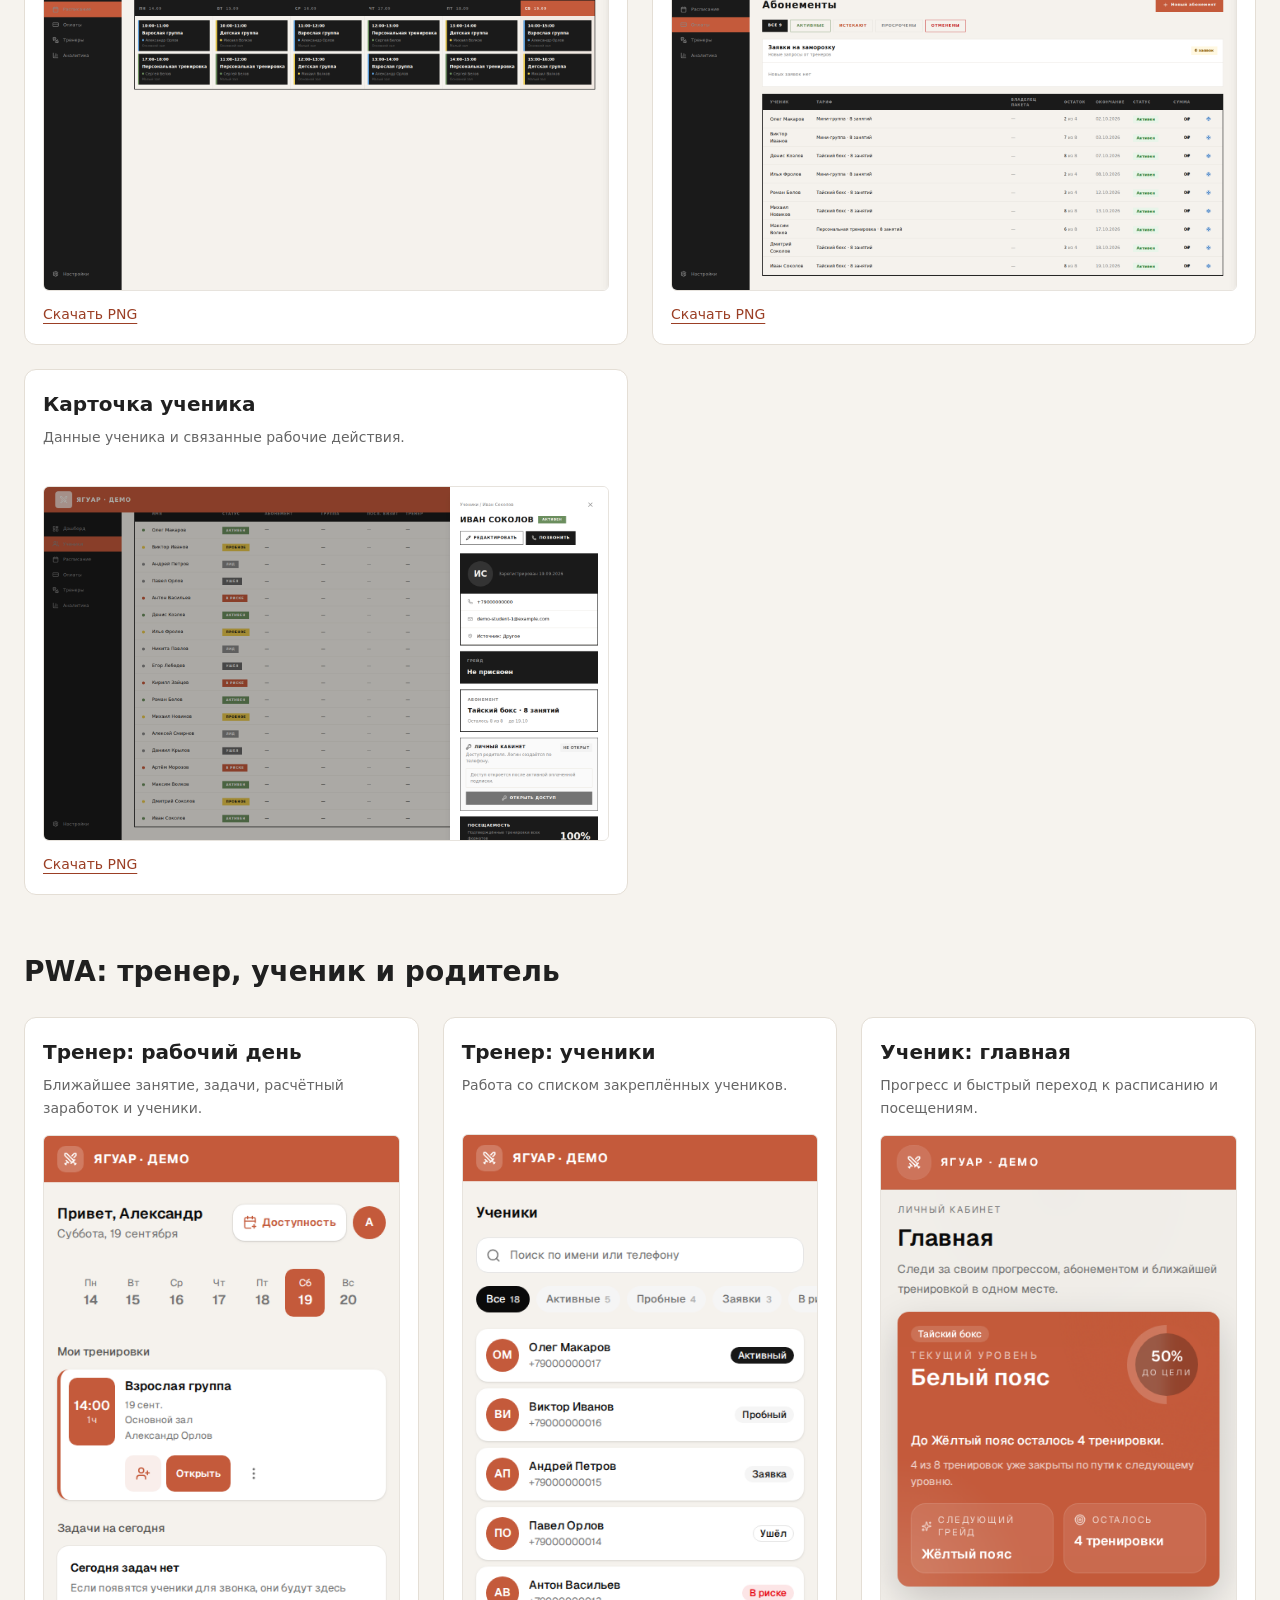
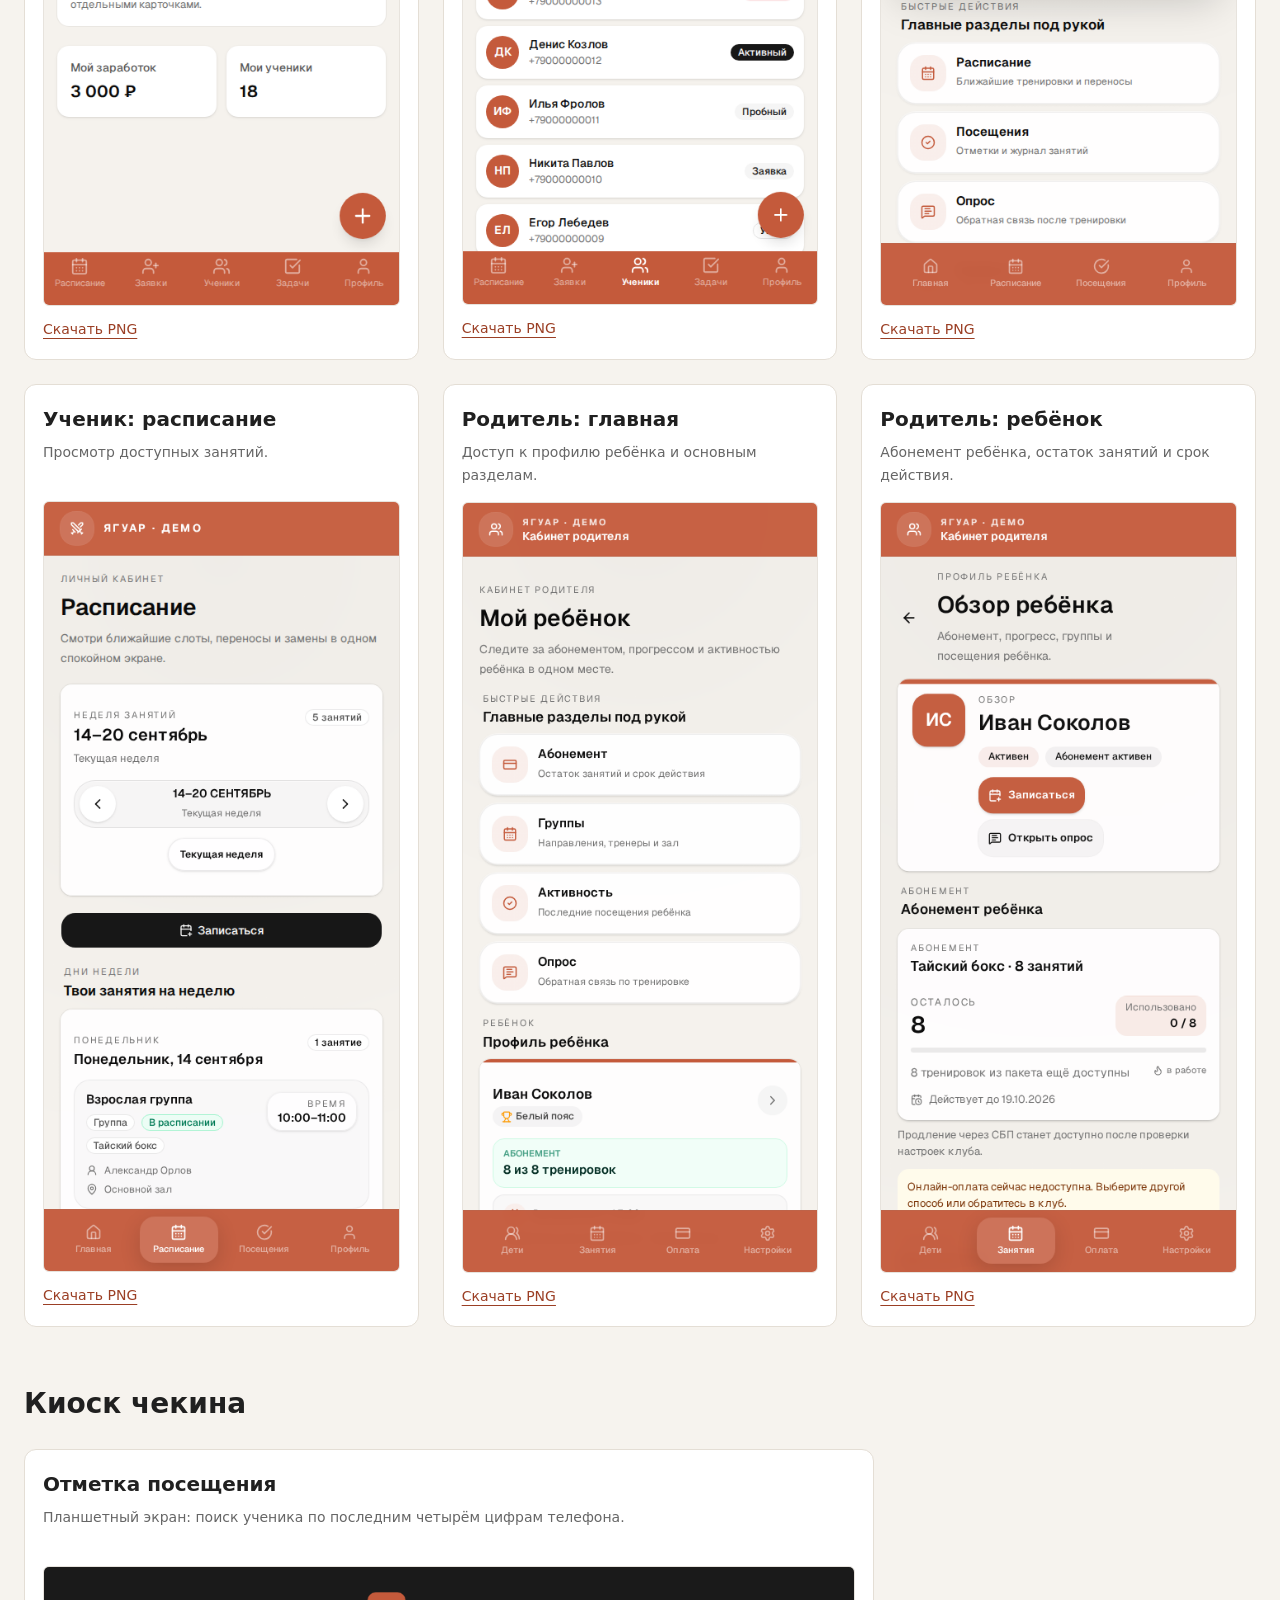
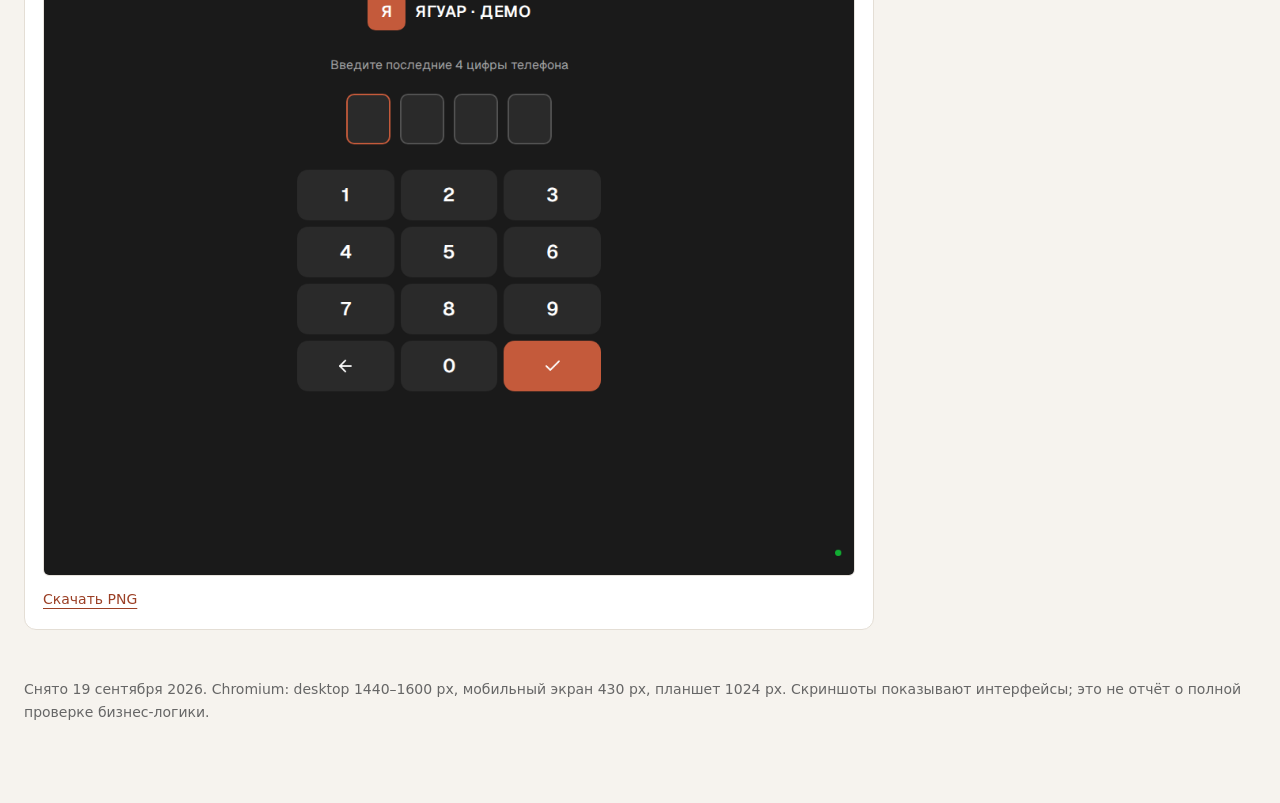
<file: jaguar-crm/index.html>
<!doctype html><html lang="ru"><head><meta charset="utf-8"><meta name="viewport" content="width=device-width,initial-scale=1"><title>CRM «ЯГУАР» — интерфейсы проекта Артемия Бражникова</title><meta name="description" content="Скриншоты desktop-админки, PWA тренера, ученика и родителя, киоска чекина. Реальные интерфейсы на синтетических данных."><style>
*{box-sizing:border-box}html{scroll-behavior:smooth}body{margin:0;color:#202020;background:#f6f3ee;font:16px/1.6 system-ui,sans-serif}main{max-width:1280px;margin:auto;padding:36px 24px 80px}a{color:#9b3f25;text-underline-offset:4px}h1{font-size:clamp(32px,5vw,58px);line-height:1.12;max-width:850px;margin:22px 0}h2{font-size:28px;margin:55px 0 22px}h3{font-size:20px;margin:0 0 6px}header p{max-width:820px}.eyebrow{font-size:13px;text-transform:uppercase;letter-spacing:.12em}.notice{border-left:4px solid #bf5b39;background:#fff;padding:16px 20px;max-width:850px}.actions{display:flex;flex-wrap:wrap;gap:12px;margin:24px 0}.actions a{border:1px solid #a44326;padding:10px 16px;border-radius:6px;font-weight:600}.grid{display:grid;gap:24px}.desktop{grid-template-columns:1fr 1fr}.mobile{grid-template-columns:repeat(3,minmax(0,1fr))}.tablet{max-width:850px}article{background:#fff;padding:18px;border:1px solid #e4ded5;border-radius:12px;min-width:0}article p{color:#666;font-size:14px;min-height:44px;margin:0 0 16px}.shot{display:block}.shot img{display:block;width:100%;height:auto;border:1px solid #e7e3dd;border-radius:6px}.download{display:inline-block;margin-top:12px;font-size:14px}footer{margin-top:48px;color:#666;font-size:14px}@media(max-width:850px){.desktop{grid-template-columns:1fr}.mobile{grid-template-columns:1fr 1fr}}@media(max-width:520px){main{padding:24px 16px 60px}.mobile{grid-template-columns:1fr}h2{font-size:24px}article{padding:14px}}@media(prefers-reduced-motion:reduce){html{scroll-behavior:auto}}
</style></head><body><main><header><a href="../">← Портфолио Артемия Бражникова</a><p class="eyebrow">Проект · CRM «ЯГУАР»</p><h1>Один клуб.<br>Пять рабочих интерфейсов.</h1><p>Админка для управления клубом, мобильная PWA для тренера, ученика и родителя, планшетный киоск для отметки посещений.</p><div class="notice"><strong>Скриншоты работающего локального приложения.</strong> Все имена, контакты, суммы, занятия и показатели здесь вымышленные. Это демонстрационные данные, а не результаты бизнеса. В CRM есть рабочая интеграция с банком «Точка». Реальные платежи и внешние уведомления на демонстрационном стенде отключены. CRM — рабочий продукт с возможностью дальнейшего развития и рефакторинга отдельных модулей.</div><nav class="actions" aria-label="Разделы галереи"><a href="#desktop">Desktop-админка</a><a href="#mobile">Мобильная PWA</a><a href="#tablet">Чекин</a><a href="jaguar-crm-screenshots.zip" download>Скачать все 12 скриншотов</a></nav><p>Нажмите на изображение, чтобы открыть оригинал. Для просмотра ничего устанавливать не нужно.</p></header><section id="desktop"><h2>Админка на компьютере</h2><div class="grid desktop"><article><h3>Обзор клуба</h3><p>Показатели за период, ученики в зоне риска и тренировки на сегодня.</p><a class="shot" href="screenshots/01-admin-overview.png" target="_blank" rel="noopener"><img src="screenshots/01-admin-overview.png" alt="Обзор клуба — скриншот CRM на демонстрационных данных" loading="lazy"></a><a class="download" href="screenshots/01-admin-overview.png" download>Скачать PNG</a></article><article><h3>Ученики</h3><p>Список учеников, статусы, поиск и переход к карточке.</p><a class="shot" href="screenshots/02-admin-students.png" target="_blank" rel="noopener"><img src="screenshots/02-admin-students.png" alt="Ученики — скриншот CRM на демонстрационных данных" loading="lazy"></a><a class="download" href="screenshots/02-admin-students.png" download>Скачать PNG</a></article><article><h3>Расписание</h3><p>Занятия по дням недели, тренеры и залы.</p><a class="shot" href="screenshots/03-admin-schedule.png" target="_blank" rel="noopener"><img src="screenshots/03-admin-schedule.png" alt="Расписание — скриншот CRM на демонстрационных данных" loading="lazy"></a><a class="download" href="screenshots/03-admin-schedule.png" download>Скачать PNG</a></article><article><h3>Абонементы</h3><p>Остаток занятий, срок действия и состояние абонемента.</p><a class="shot" href="screenshots/04-admin-subscriptions.png" target="_blank" rel="noopener"><img src="screenshots/04-admin-subscriptions.png" alt="Абонементы — скриншот CRM на демонстрационных данных" loading="lazy"></a><a class="download" href="screenshots/04-admin-subscriptions.png" download>Скачать PNG</a></article><article><h3>Карточка ученика</h3><p>Данные ученика и связанные рабочие действия.</p><a class="shot" href="screenshots/12-admin-student-card.png" target="_blank" rel="noopener"><img src="screenshots/12-admin-student-card.png" alt="Карточка ученика — скриншот CRM на демонстрационных данных" loading="lazy"></a><a class="download" href="screenshots/12-admin-student-card.png" download>Скачать PNG</a></article></div></section><section id="mobile"><h2>PWA: тренер, ученик и родитель</h2><div class="grid mobile"><article><h3>Тренер: рабочий день</h3><p>Ближайшее занятие, задачи, расчётный заработок и ученики.</p><a class="shot" href="screenshots/05-trainer-home.png" target="_blank" rel="noopener"><img src="screenshots/05-trainer-home.png" alt="Тренер: рабочий день — скриншот CRM на демонстрационных данных" loading="lazy"></a><a class="download" href="screenshots/05-trainer-home.png" download>Скачать PNG</a></article><article><h3>Тренер: ученики</h3><p>Работа со списком закреплённых учеников.</p><a class="shot" href="screenshots/06-trainer-students.png" target="_blank" rel="noopener"><img src="screenshots/06-trainer-students.png" alt="Тренер: ученики — скриншот CRM на демонстрационных данных" loading="lazy"></a><a class="download" href="screenshots/06-trainer-students.png" download>Скачать PNG</a></article><article><h3>Ученик: главная</h3><p>Прогресс и быстрый переход к расписанию и посещениям.</p><a class="shot" href="screenshots/07-student-home.png" target="_blank" rel="noopener"><img src="screenshots/07-student-home.png" alt="Ученик: главная — скриншот CRM на демонстрационных данных" loading="lazy"></a><a class="download" href="screenshots/07-student-home.png" download>Скачать PNG</a></article><article><h3>Ученик: расписание</h3><p>Просмотр доступных занятий.</p><a class="shot" href="screenshots/08-student-schedule.png" target="_blank" rel="noopener"><img src="screenshots/08-student-schedule.png" alt="Ученик: расписание — скриншот CRM на демонстрационных данных" loading="lazy"></a><a class="download" href="screenshots/08-student-schedule.png" download>Скачать PNG</a></article><article><h3>Родитель: главная</h3><p>Доступ к профилю ребёнка и основным разделам.</p><a class="shot" href="screenshots/09-parent-home.png" target="_blank" rel="noopener"><img src="screenshots/09-parent-home.png" alt="Родитель: главная — скриншот CRM на демонстрационных данных" loading="lazy"></a><a class="download" href="screenshots/09-parent-home.png" download>Скачать PNG</a></article><article><h3>Родитель: ребёнок</h3><p>Абонемент ребёнка, остаток занятий и срок действия.</p><a class="shot" href="screenshots/10-parent-child.png" target="_blank" rel="noopener"><img src="screenshots/10-parent-child.png" alt="Родитель: ребёнок — скриншот CRM на демонстрационных данных" loading="lazy"></a><a class="download" href="screenshots/10-parent-child.png" download>Скачать PNG</a></article></div></section><section id="tablet"><h2>Киоск чекина</h2><div class="grid tablet"><article><h3>Отметка посещения</h3><p>Планшетный экран: поиск ученика по последним четырём цифрам телефона.</p><a class="shot" href="screenshots/11-kiosk-checkin.png" target="_blank" rel="noopener"><img src="screenshots/11-kiosk-checkin.png" alt="Отметка посещения — скриншот CRM на демонстрационных данных" loading="lazy"></a><a class="download" href="screenshots/11-kiosk-checkin.png" download>Скачать PNG</a></article></div></section><footer>Снято 19 сентября 2026. Chromium: desktop 1440–1600 px, мобильный экран 430 px, планшет 1024 px. Скриншоты показывают интерфейсы; это не отчёт о полной проверке бизнес-логики.</footer></main></body></html>
</file>
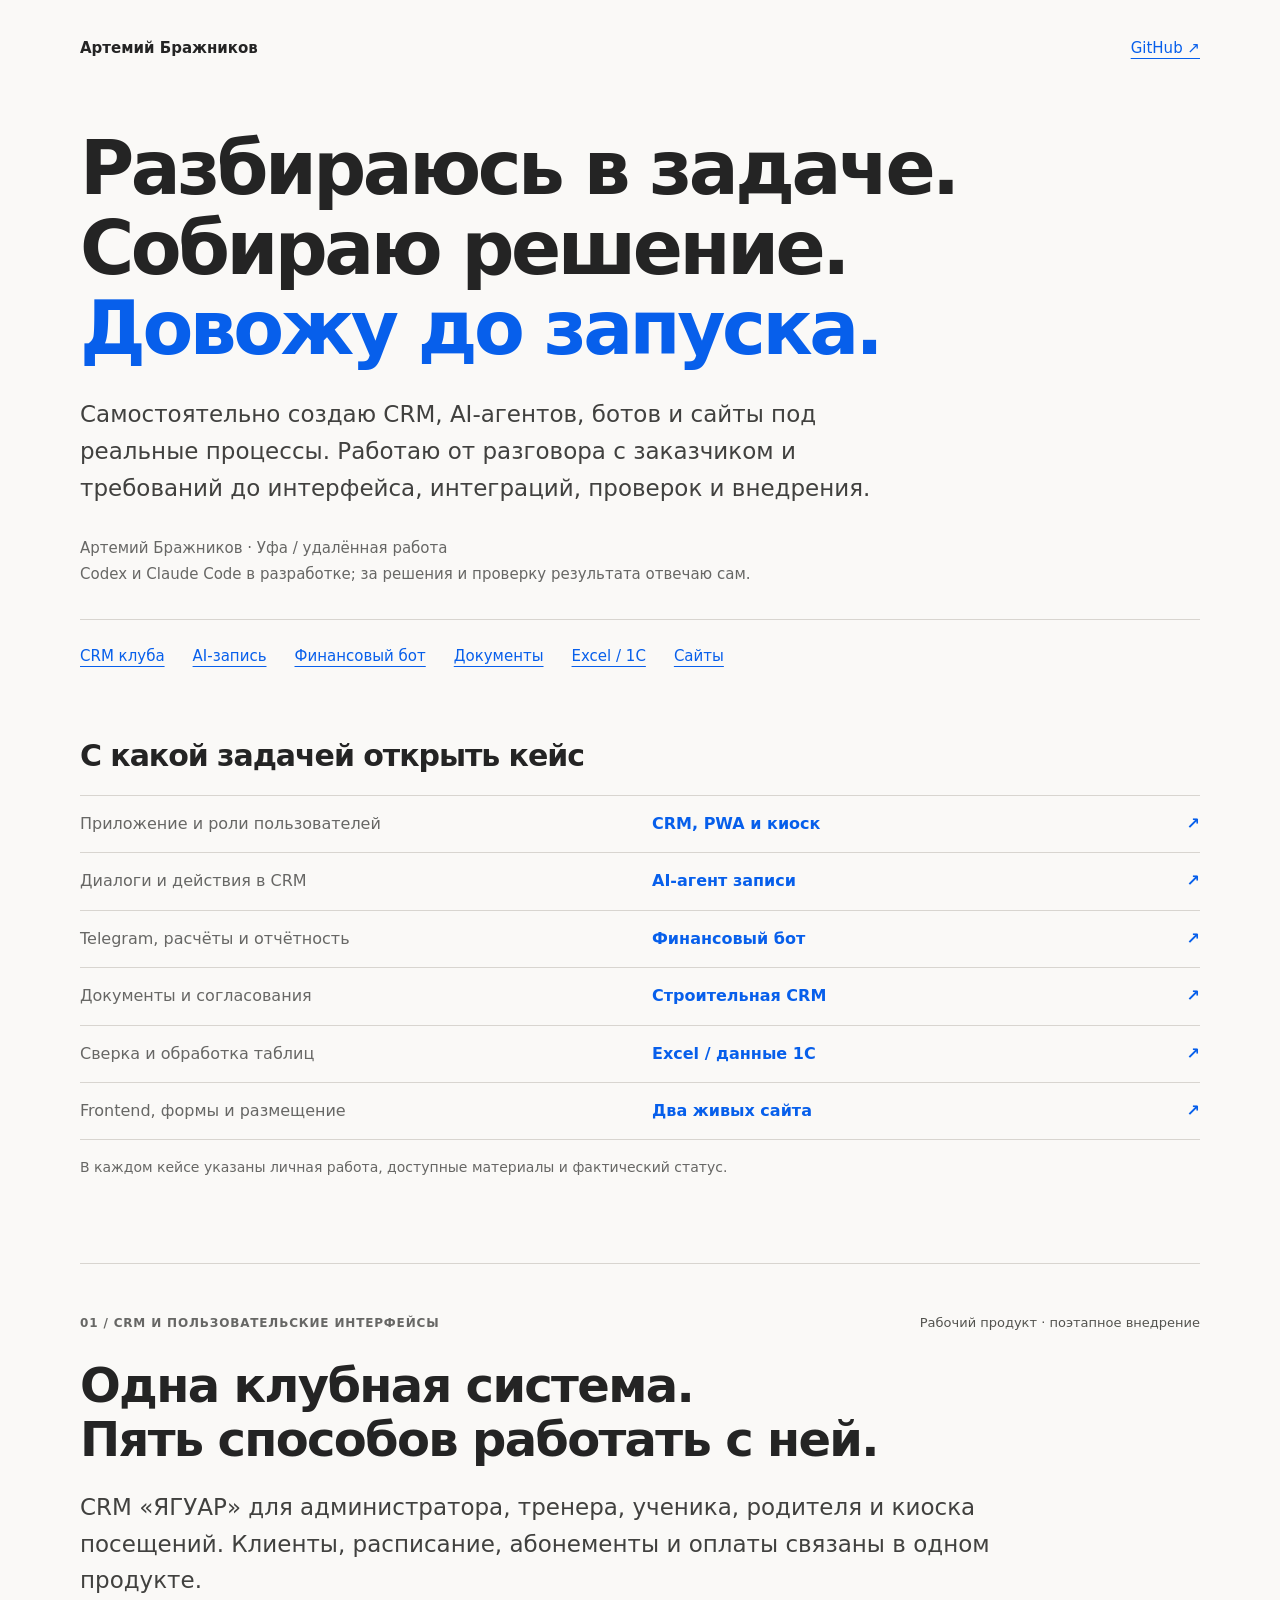
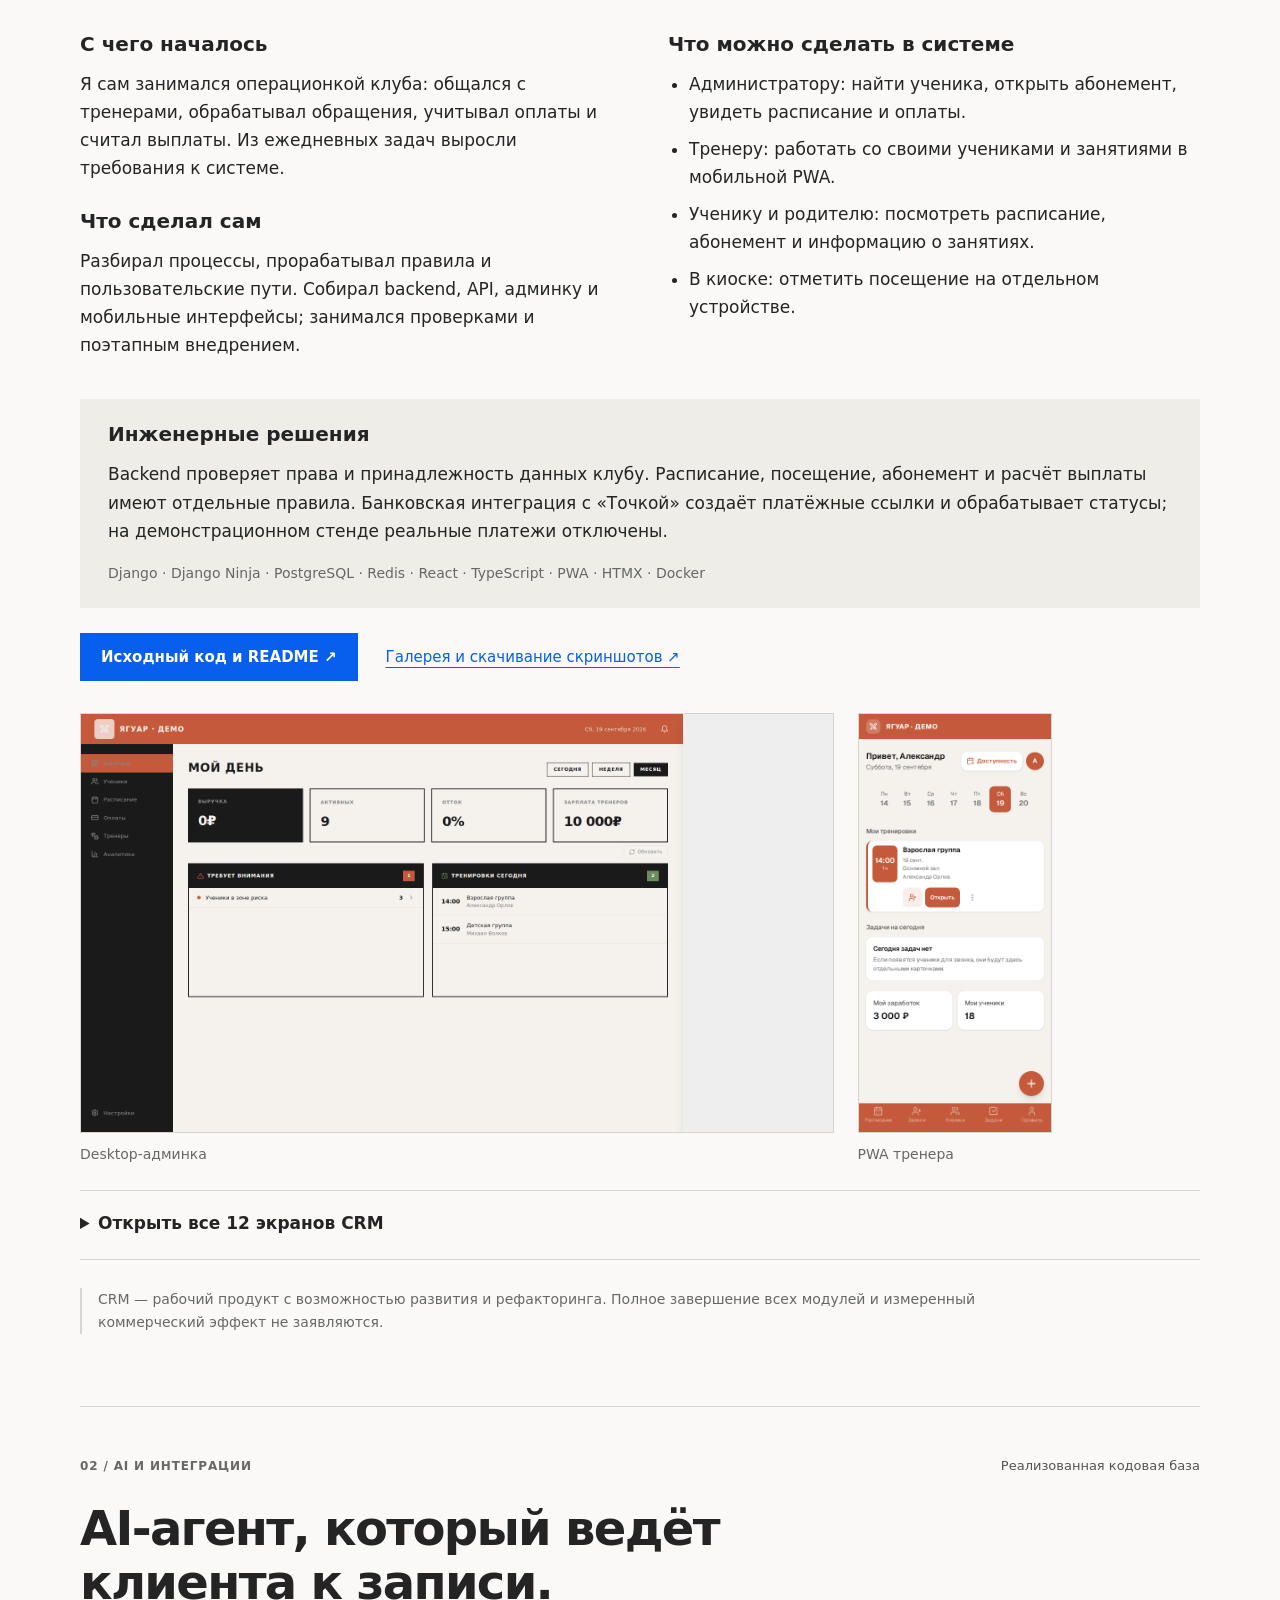
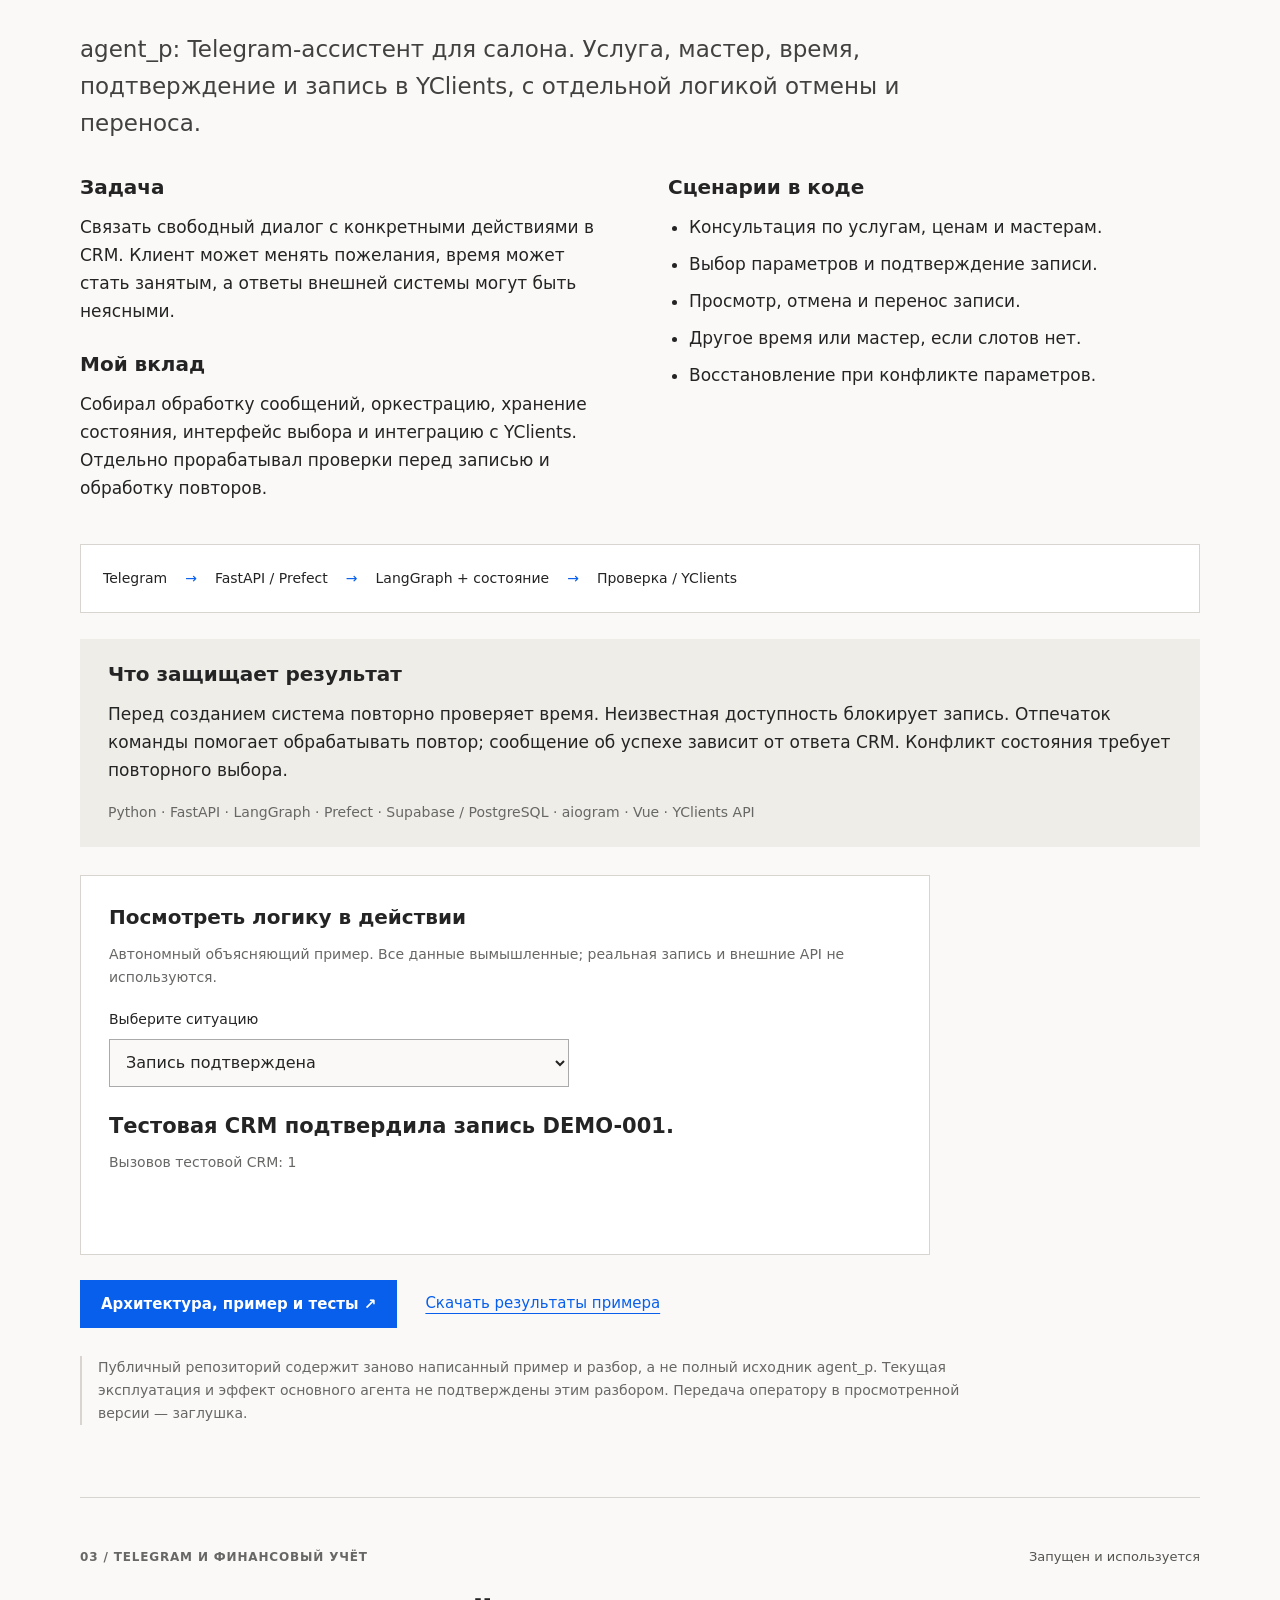
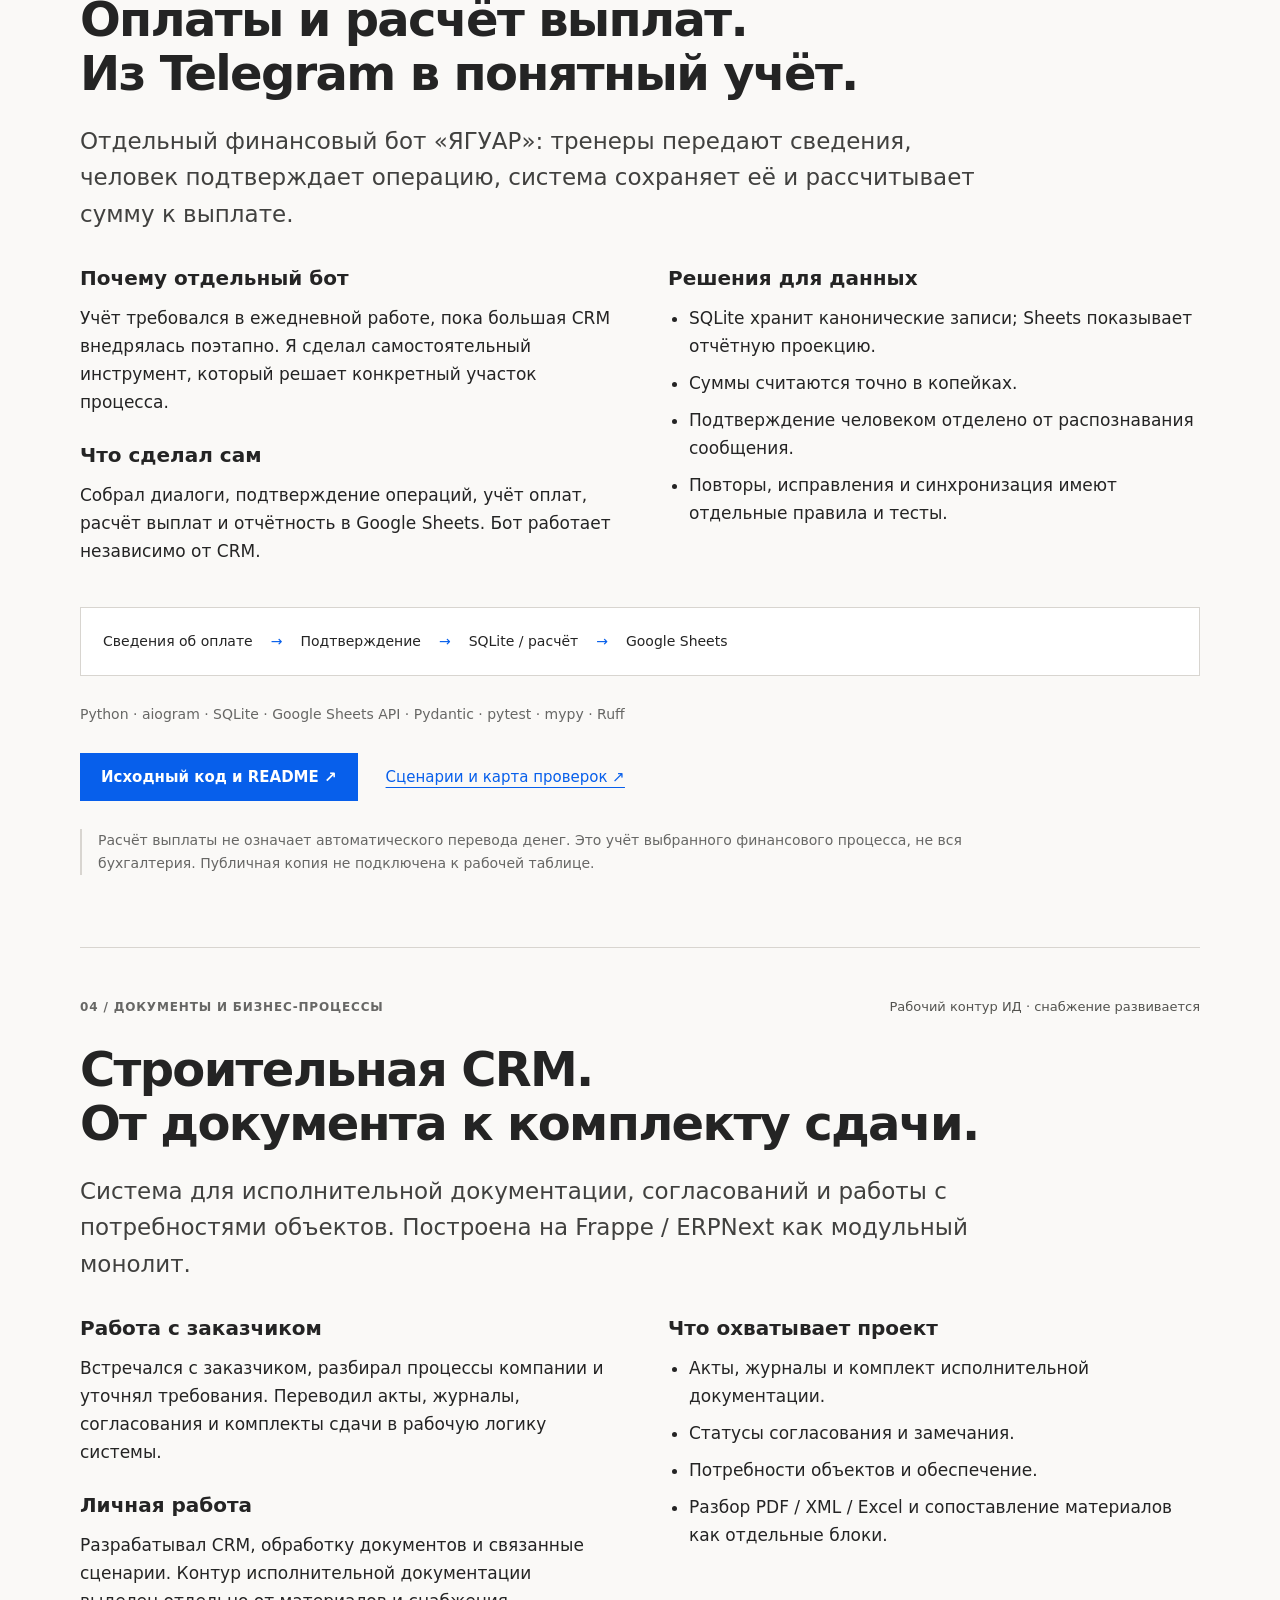
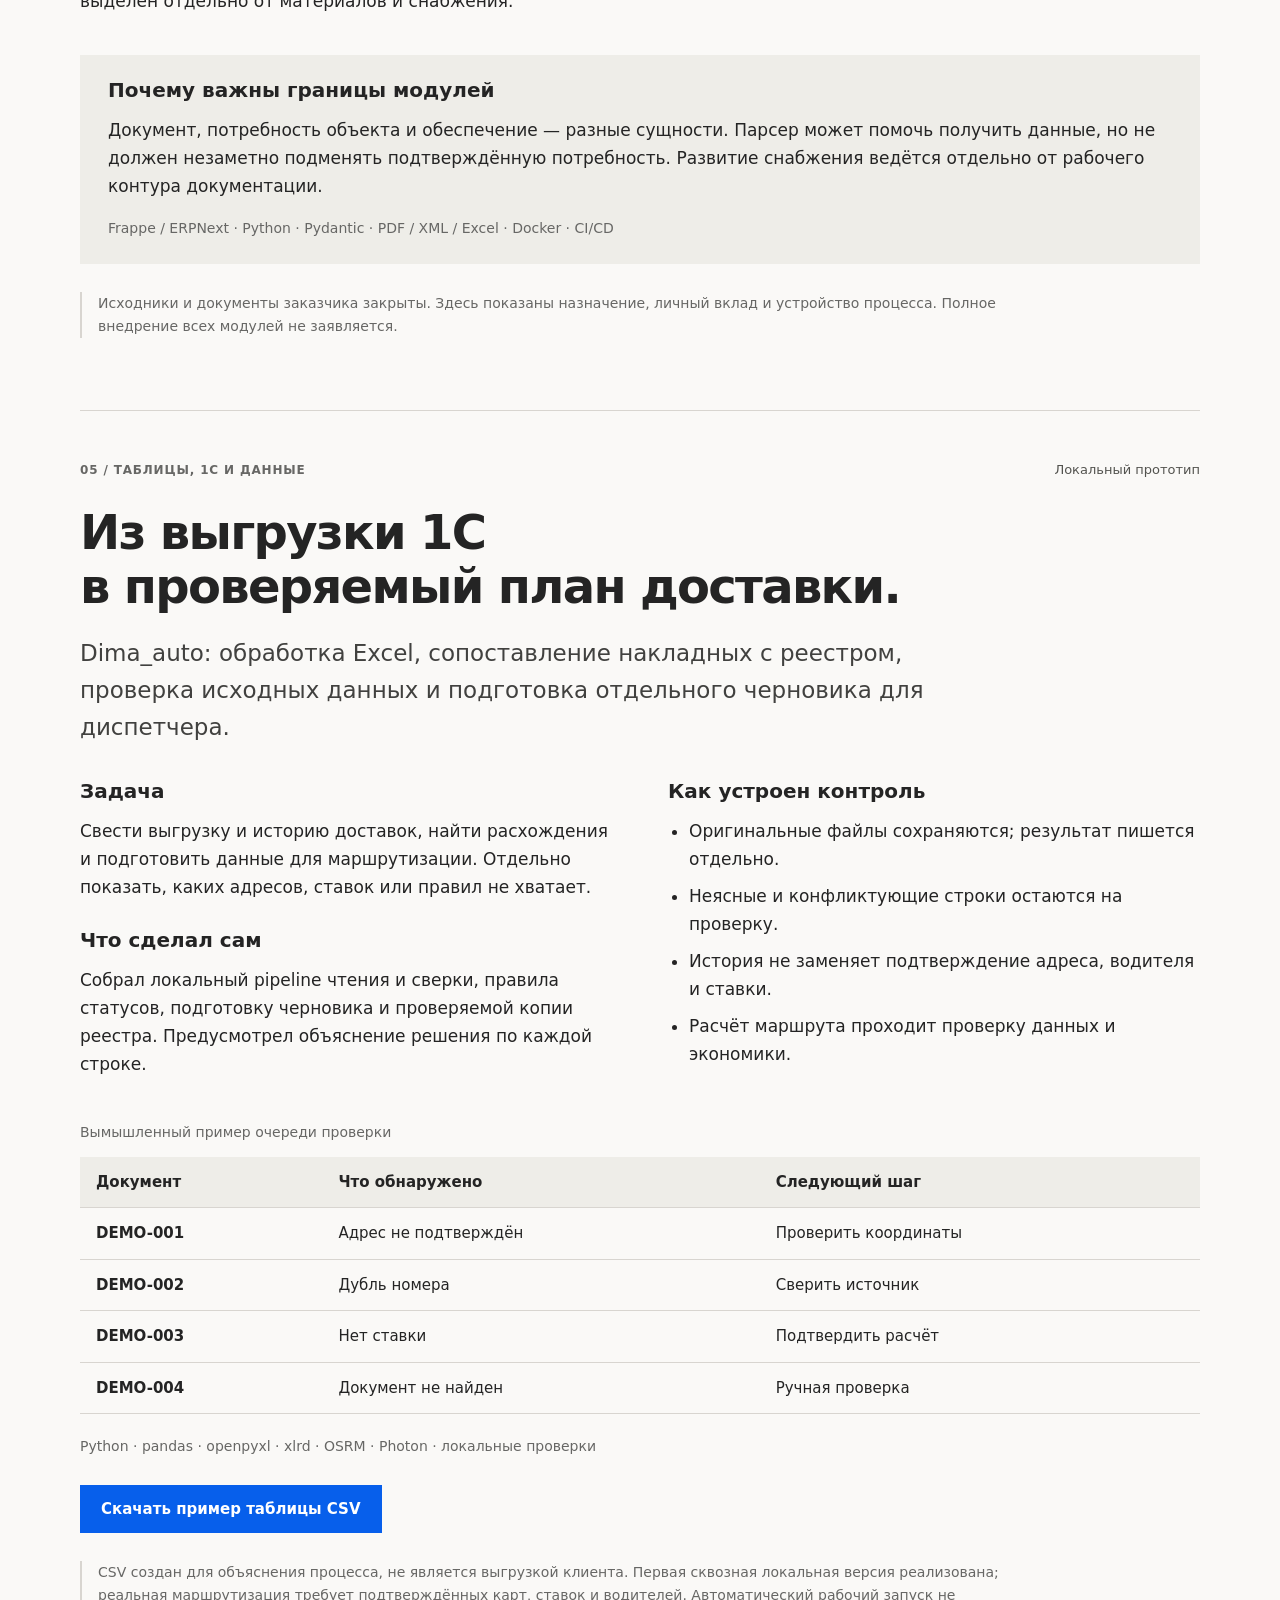
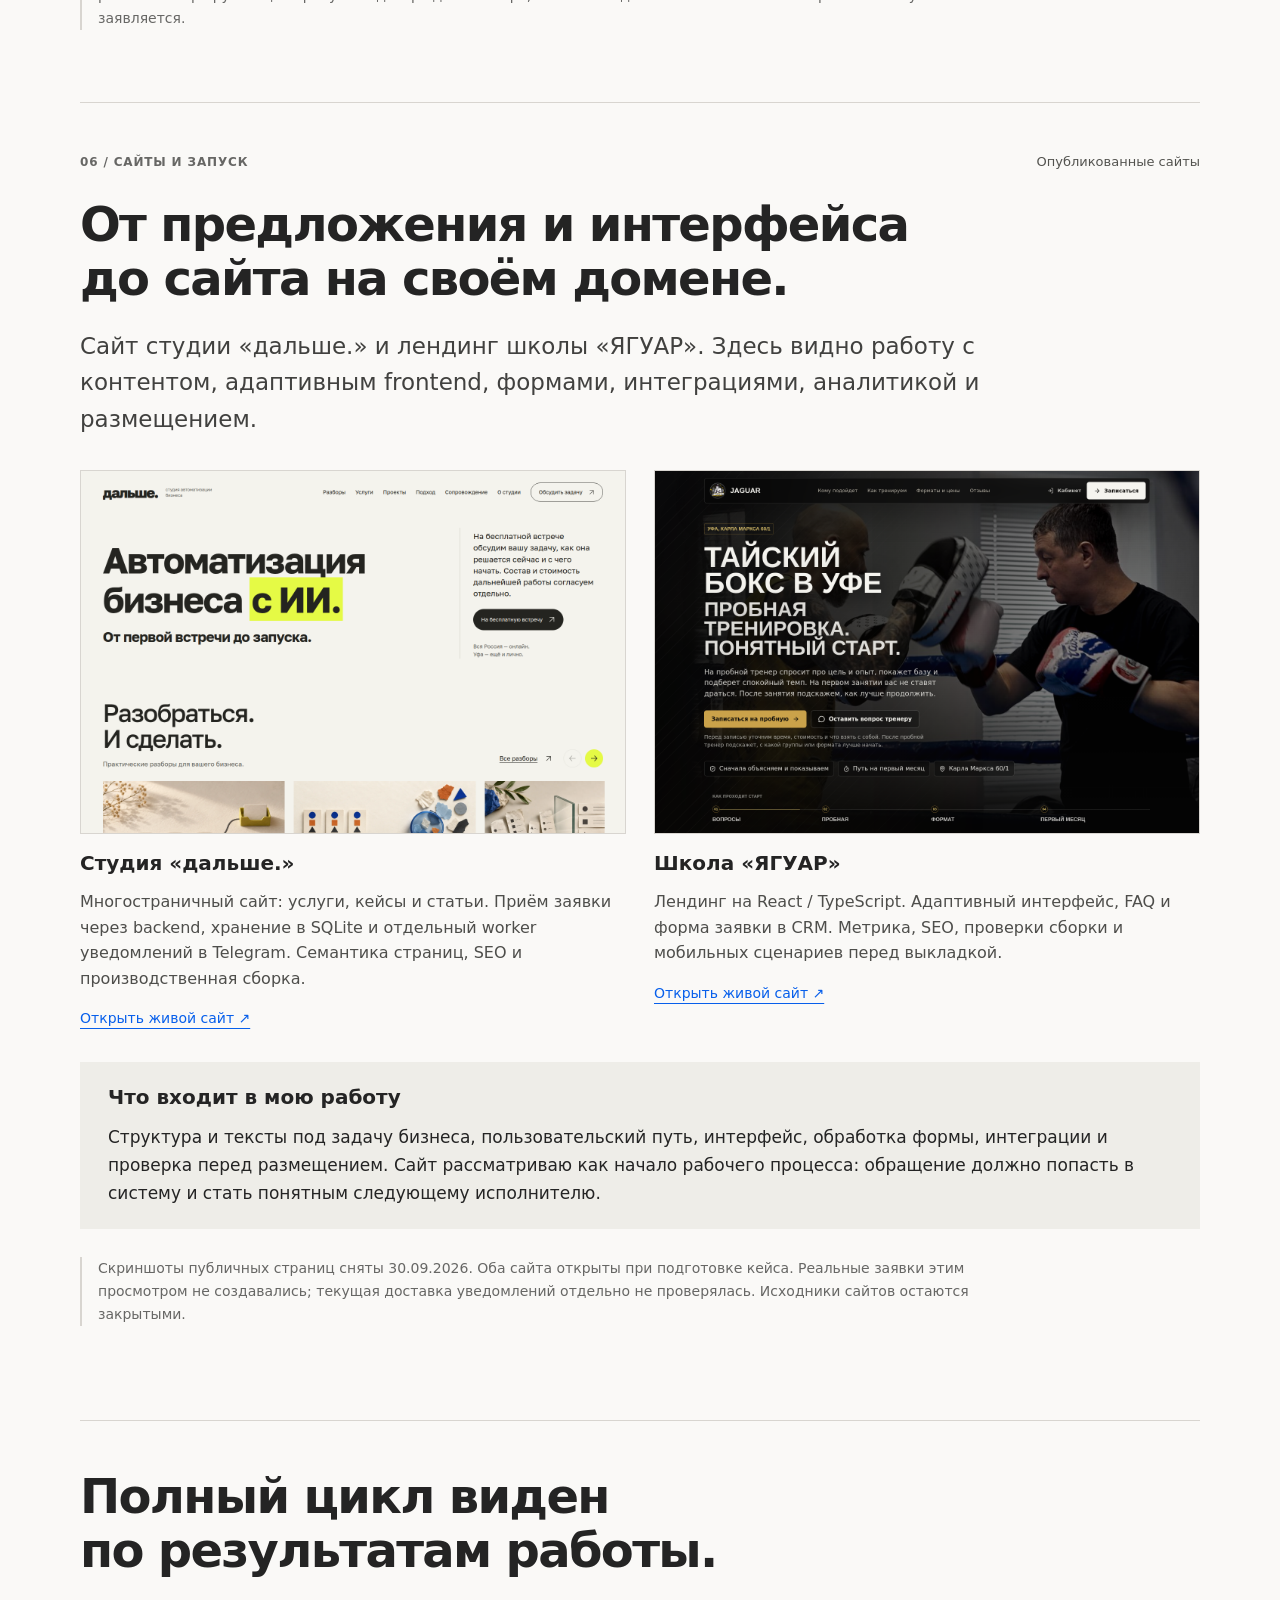
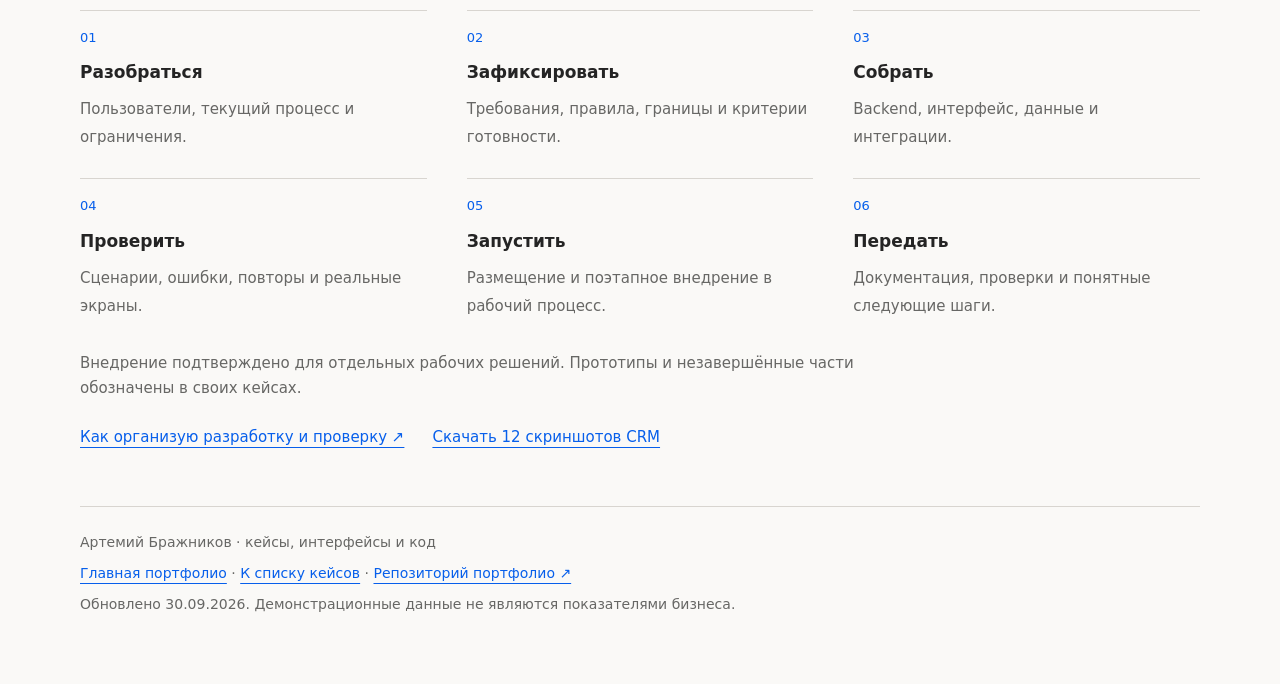
<file: projects/index.html>
<!doctype html>
<html lang="ru"><head><meta charset="utf-8"><meta name="viewport" content="width=device-width,initial-scale=1"><title>Проекты Артемия Бражникова: CRM, AI-агенты, автоматизация и сайты</title><meta name="description" content="Шесть кейсов: CRM и PWA, AI-агент записи, Telegram-бот, строительная CRM, Excel и сайты. Личный вклад, сценарии, скриншоты, архитектура и публичный код."><meta name="theme-color" content="#faf9f7"><link rel="canonical" href="https://artemarzi.github.io/portfolio/projects/"><meta property="og:title" content="Артемий Бражников · от задачи до работающего продукта"><meta property="og:description" content="CRM, AI-агенты, боты, документы, таблицы и сайты: кейсы, экраны и код."><meta property="og:type" content="website"><meta property="og:url" content="https://artemarzi.github.io/portfolio/projects/"><link rel="icon" href="data:image/svg+xml,%3Csvg xmlns='http://www.w3.org/2000/svg' viewBox='0 0 64 64'%3E%3Crect width='64' height='64' fill='%23075feb'/%3E%3Cpath d='M15 49 32 15l17 34h-9l-3-7H27l-3 7z' fill='white'/%3E%3C/svg%3E"><link rel="stylesheet" href="styles.css?v=20260930"></head><body><a class="skip-link" href="#cases">К кейсам</a><main><header class="intro"><div class="topline"><a href="../">Артемий Бражников</a><a href="https://github.com/ArtemArzi/portfolio" target="_blank" rel="noopener">GitHub ↗</a></div><h1>Разбираюсь в задаче.<br>Собираю решение.<br><span>Довожу до запуска.</span></h1><p class="lead">Самостоятельно создаю CRM, AI-агентов, ботов и сайты под реальные процессы. Работаю от разговора с заказчиком и требований до интерфейса, интеграций, проверок и внедрения.</p><p class="byline">Артемий Бражников · Уфа / удалённая работа<br>Codex и Claude Code в разработке; за решения и проверку результата отвечаю сам.</p><nav class="nav" aria-label="Кейсы"><a href="#crm">CRM клуба</a><a href="#agent">AI-запись</a><a href="#bot">Финансовый бот</a><a href="#construction">Документы</a><a href="#excel">Excel / 1С</a><a href="#sites">Сайты</a></nav></header>
<section class="map" id="cases" aria-labelledby="map-title"><h2 id="map-title">С какой задачей открыть кейс</h2><div class="map-rows"><a href="#crm"><span>Приложение и роли пользователей</span><strong>CRM, PWA и киоск <span aria-hidden="true">↗</span></strong></a><a href="#agent"><span>Диалоги и действия в CRM</span><strong>AI-агент записи <span aria-hidden="true">↗</span></strong></a><a href="#bot"><span>Telegram, расчёты и отчётность</span><strong>Финансовый бот <span aria-hidden="true">↗</span></strong></a><a href="#construction"><span>Документы и согласования</span><strong>Строительная CRM <span aria-hidden="true">↗</span></strong></a><a href="#excel"><span>Сверка и обработка таблиц</span><strong>Excel / данные 1С <span aria-hidden="true">↗</span></strong></a><a href="#sites"><span>Frontend, формы и размещение</span><strong>Два живых сайта <span aria-hidden="true">↗</span></strong></a></div><p class="map-note">В каждом кейсе указаны личная работа, доступные материалы и фактический статус.</p></section><section class="project" id="crm" aria-labelledby="crm-title">
<div class="project-top"><p class="number">01 / CRM И ПОЛЬЗОВАТЕЛЬСКИЕ ИНТЕРФЕЙСЫ</p><p class="status">Рабочий продукт · поэтапное внедрение</p></div>
<h2 id="crm-title">Одна клубная система.<br>Пять способов работать с ней.</h2>
<p class="lead">CRM «ЯГУАР» для администратора, тренера, ученика, родителя и киоска посещений. Клиенты, расписание, абонементы и оплаты связаны в одном продукте.</p>
<div class="case-columns"><div><h3>С чего началось</h3><p>Я сам занимался операционкой клуба: общался с тренерами, обрабатывал обращения, учитывал оплаты и считал выплаты. Из ежедневных задач выросли требования к системе.</p><h3>Что сделал сам</h3><p>Разбирал процессы, прорабатывал правила и пользовательские пути. Собирал backend, API, админку и мобильные интерфейсы; занимался проверками и поэтапным внедрением.</p></div><div><h3>Что можно сделать в системе</h3><ul><li>Администратору: найти ученика, открыть абонемент, увидеть расписание и оплаты.</li><li>Тренеру: работать со своими учениками и занятиями в мобильной PWA.</li><li>Ученику и родителю: посмотреть расписание, абонемент и информацию о занятиях.</li><li>В киоске: отметить посещение на отдельном устройстве.</li></ul></div></div>
<div class="decision"><h3>Инженерные решения</h3><p>Backend проверяет права и принадлежность данных клубу. Расписание, посещение, абонемент и расчёт выплаты имеют отдельные правила. Банковская интеграция с «Точкой» создаёт платёжные ссылки и обрабатывает статусы; на демонстрационном стенде реальные платежи отключены.</p><p class="stack">Django · Django Ninja · PostgreSQL · Redis · React · TypeScript · PWA · HTMX · Docker</p></div>
<div class="links"><a class="action" href="https://github.com/ArtemArzi/Jaguar-CRM-showcase" target="_blank" rel="noopener">Исходный код и README ↗</a><a href="../jaguar-crm/">Галерея и скачивание скриншотов ↗</a></div>
<div class="preview-gallery"><figure><a href="../jaguar-crm/screenshots/01-admin-overview.png" target="_blank" rel="noopener"><img src="../jaguar-crm/screenshots/01-admin-overview.png" width="1440" height="1000" alt="Обзор клуба в desktop-админке, вымышленные данные" loading="lazy"></a><figcaption>Desktop-админка</figcaption></figure><figure><a href="../jaguar-crm/screenshots/05-trainer-home.png" target="_blank" rel="noopener"><img src="../jaguar-crm/screenshots/05-trainer-home.png" width="430" height="932" alt="Рабочий день тренера в мобильной PWA, вымышленные данные" loading="lazy"></a><figcaption>PWA тренера</figcaption></figure></div>
<details class="screens"><summary>Открыть все 12 экранов CRM</summary><p class="notice">Это скриншоты запущенной CRM с вымышленными именами, контактами, суммами и показателями. Их можно открыть в полном размере и скачать. Скриншоты сняты 19.09.2026.</p><h3>Desktop-админка</h3><div class="gallery desktop"><figure><a href="../jaguar-crm/screenshots/01-admin-overview.png" target="_blank" rel="noopener"><img src="../jaguar-crm/screenshots/01-admin-overview.png" alt="Администратор: обзор клуба — демонстрационные данные" loading="lazy"></a><figcaption><strong>Администратор: обзор клуба</strong><br>Показатели за период и тренировки на сегодня.<br><a href="../jaguar-crm/screenshots/01-admin-overview.png" download>Скачать скриншот</a></figcaption></figure><figure><a href="../jaguar-crm/screenshots/02-admin-students.png" target="_blank" rel="noopener"><img src="../jaguar-crm/screenshots/02-admin-students.png" alt="Администратор: ученики — демонстрационные данные" loading="lazy"></a><figcaption><strong>Администратор: ученики</strong><br>Список учеников, поиск и статусы.<br><a href="../jaguar-crm/screenshots/02-admin-students.png" download>Скачать скриншот</a></figcaption></figure><figure><a href="../jaguar-crm/screenshots/03-admin-schedule.png" target="_blank" rel="noopener"><img src="../jaguar-crm/screenshots/03-admin-schedule.png" alt="Администратор: расписание — демонстрационные данные" loading="lazy"></a><figcaption><strong>Администратор: расписание</strong><br>Занятия, тренеры и залы в недельном расписании.<br><a href="../jaguar-crm/screenshots/03-admin-schedule.png" download>Скачать скриншот</a></figcaption></figure><figure><a href="../jaguar-crm/screenshots/04-admin-subscriptions.png" target="_blank" rel="noopener"><img src="../jaguar-crm/screenshots/04-admin-subscriptions.png" alt="Администратор: абонементы — демонстрационные данные" loading="lazy"></a><figcaption><strong>Администратор: абонементы</strong><br>Остатки занятий, сроки и статусы.<br><a href="../jaguar-crm/screenshots/04-admin-subscriptions.png" download>Скачать скриншот</a></figcaption></figure><figure><a href="../jaguar-crm/screenshots/12-admin-student-card.png" target="_blank" rel="noopener"><img src="../jaguar-crm/screenshots/12-admin-student-card.png" alt="Администратор: карточка ученика — демонстрационные данные" loading="lazy"></a><figcaption><strong>Администратор: карточка ученика</strong><br>Данные ученика, абонемент и рабочие действия.<br><a href="../jaguar-crm/screenshots/12-admin-student-card.png" download>Скачать скриншот</a></figcaption></figure></div><h3>Мобильная PWA</h3><div class="gallery mobile"><figure><a href="../jaguar-crm/screenshots/05-trainer-home.png" target="_blank" rel="noopener"><img src="../jaguar-crm/screenshots/05-trainer-home.png" alt="Тренер: рабочий день — демонстрационные данные" loading="lazy"></a><figcaption><strong>Тренер: рабочий день</strong><br>Занятия, задачи, ученики и расчётный заработок.<br><a href="../jaguar-crm/screenshots/05-trainer-home.png" download>Скачать скриншот</a></figcaption></figure><figure><a href="../jaguar-crm/screenshots/06-trainer-students.png" target="_blank" rel="noopener"><img src="../jaguar-crm/screenshots/06-trainer-students.png" alt="Тренер: ученики — демонстрационные данные" loading="lazy"></a><figcaption><strong>Тренер: ученики</strong><br>Закреплённые ученики и поиск.<br><a href="../jaguar-crm/screenshots/06-trainer-students.png" download>Скачать скриншот</a></figcaption></figure><figure><a href="../jaguar-crm/screenshots/07-student-home.png" target="_blank" rel="noopener"><img src="../jaguar-crm/screenshots/07-student-home.png" alt="Ученик: главная — демонстрационные данные" loading="lazy"></a><figcaption><strong>Ученик: главная</strong><br>Прогресс и переходы в основные разделы.<br><a href="../jaguar-crm/screenshots/07-student-home.png" download>Скачать скриншот</a></figcaption></figure><figure><a href="../jaguar-crm/screenshots/08-student-schedule.png" target="_blank" rel="noopener"><img src="../jaguar-crm/screenshots/08-student-schedule.png" alt="Ученик: расписание — демонстрационные данные" loading="lazy"></a><figcaption><strong>Ученик: расписание</strong><br>Занятия на неделю и запись.<br><a href="../jaguar-crm/screenshots/08-student-schedule.png" download>Скачать скриншот</a></figcaption></figure><figure><a href="../jaguar-crm/screenshots/09-parent-home.png" target="_blank" rel="noopener"><img src="../jaguar-crm/screenshots/09-parent-home.png" alt="Родитель: главная — демонстрационные данные" loading="lazy"></a><figcaption><strong>Родитель: главная</strong><br>Быстрый доступ к информации о ребёнке.<br><a href="../jaguar-crm/screenshots/09-parent-home.png" download>Скачать скриншот</a></figcaption></figure><figure><a href="../jaguar-crm/screenshots/10-parent-child.png" target="_blank" rel="noopener"><img src="../jaguar-crm/screenshots/10-parent-child.png" alt="Родитель: карточка ребёнка — демонстрационные данные" loading="lazy"></a><figcaption><strong>Родитель: карточка ребёнка</strong><br>Абонемент, остаток занятий и срок действия.<br><a href="../jaguar-crm/screenshots/10-parent-child.png" download>Скачать скриншот</a></figcaption></figure></div><h3>Киоск чекина</h3><div class="gallery tablet"><figure><a href="../jaguar-crm/screenshots/11-kiosk-checkin.png" target="_blank" rel="noopener"><img src="../jaguar-crm/screenshots/11-kiosk-checkin.png" alt="Киоск: отметка посещения — демонстрационные данные" loading="lazy"></a><figcaption><strong>Киоск: отметка посещения</strong><br>Поиск ученика по последним четырём цифрам телефона.<br><a href="../jaguar-crm/screenshots/11-kiosk-checkin.png" download>Скачать скриншот</a></figcaption></figure></div></details>
<p class="boundary">CRM — рабочий продукт с возможностью развития и рефакторинга. Полное завершение всех модулей и измеренный коммерческий эффект не заявляются.</p></section><section class="project" id="agent" aria-labelledby="agent-title">
<div class="project-top"><p class="number">02 / AI И ИНТЕГРАЦИИ</p><p class="status">Реализованная кодовая база</p></div>
<h2 id="agent-title">AI-агент, который ведёт<br>клиента к записи.</h2><p class="lead">agent_p: Telegram-ассистент для салона. Услуга, мастер, время, подтверждение и запись в YClients, с отдельной логикой отмены и переноса.</p>
<div class="case-columns"><div><h3>Задача</h3><p>Связать свободный диалог с конкретными действиями в CRM. Клиент может менять пожелания, время может стать занятым, а ответы внешней системы могут быть неясными.</p><h3>Мой вклад</h3><p>Собирал обработку сообщений, оркестрацию, хранение состояния, интерфейс выбора и интеграцию с YClients. Отдельно прорабатывал проверки перед записью и обработку повторов.</p></div><div><h3>Сценарии в коде</h3><ul><li>Консультация по услугам, ценам и мастерам.</li><li>Выбор параметров и подтверждение записи.</li><li>Просмотр, отмена и перенос записи.</li><li>Другое время или мастер, если слотов нет.</li><li>Восстановление при конфликте параметров.</li></ul></div></div>
<div class="process" aria-label="Архитектура агента"><span>Telegram</span><b aria-hidden="true">→</b><span>FastAPI / Prefect</span><b aria-hidden="true">→</b><span>LangGraph + состояние</span><b aria-hidden="true">→</b><span>Проверка / YClients</span></div>
<div class="decision"><h3>Что защищает результат</h3><p>Перед созданием система повторно проверяет время. Неизвестная доступность блокирует запись. Отпечаток команды помогает обрабатывать повтор; сообщение об успехе зависит от ответа CRM. Конфликт состояния требует повторного выбора.</p><p class="stack">Python · FastAPI · LangGraph · Prefect · Supabase / PostgreSQL · aiogram · Vue · YClients API</p></div>
<div class="booking-demo"><h3>Посмотреть логику в действии</h3><p class="demo-label">Автономный объясняющий пример. Все данные вымышленные; реальная запись и внешние API не используются.</p><label for="booking-scenario">Выберите ситуацию</label><select id="booking-scenario"><option value="0">Запись подтверждена</option><option value="1">Время занято</option><option value="2">Расписание недоступно</option><option value="3">Конфликт параметров</option><option value="4">Неясный ответ CRM</option><option value="5">Повтор подтверждения</option></select>
<div id="booking-output" role="status" aria-live="polite" aria-atomic="true"><p class="demo-message">Тестовая CRM подтвердила запись DEMO-001.</p><p class="demo-meta">Вызовов тестовой CRM: 1</p></div><noscript><p>Для переключения нужен JavaScript. <a href="../examples/booking-results.json">Все шесть сценариев доступны в JSON</a>.</p></noscript></div>
<div class="links"><a class="action" href="https://github.com/ArtemArzi/agent-p-showcase" target="_blank" rel="noopener">Архитектура, пример и тесты ↗</a><a href="../examples/booking-results.json" download>Скачать результаты примера</a></div>
<p class="boundary">Публичный репозиторий содержит заново написанный пример и разбор, а не полный исходник agent_p. Текущая эксплуатация и эффект основного агента не подтверждены этим разбором. Передача оператору в просмотренной версии — заглушка.</p></section><section class="project" id="bot" aria-labelledby="bot-title"><div class="project-top"><p class="number">03 / TELEGRAM И ФИНАНСОВЫЙ УЧЁТ</p><p class="status">Запущен и используется</p></div><h2 id="bot-title">Оплаты и расчёт выплат.<br>Из Telegram в понятный учёт.</h2><p class="lead">Отдельный финансовый бот «ЯГУАР»: тренеры передают сведения, человек подтверждает операцию, система сохраняет её и рассчитывает сумму к выплате.</p>
<div class="case-columns"><div><h3>Почему отдельный бот</h3><p>Учёт требовался в ежедневной работе, пока большая CRM внедрялась поэтапно. Я сделал самостоятельный инструмент, который решает конкретный участок процесса.</p><h3>Что сделал сам</h3><p>Собрал диалоги, подтверждение операций, учёт оплат, расчёт выплат и отчётность в Google Sheets. Бот работает независимо от CRM.</p></div><div><h3>Решения для данных</h3><ul><li>SQLite хранит канонические записи; Sheets показывает отчётную проекцию.</li><li>Суммы считаются точно в копейках.</li><li>Подтверждение человеком отделено от распознавания сообщения.</li><li>Повторы, исправления и синхронизация имеют отдельные правила и тесты.</li></ul></div></div>
<div class="process"><span>Сведения об оплате</span><b aria-hidden="true">→</b><span>Подтверждение</span><b aria-hidden="true">→</b><span>SQLite / расчёт</span><b aria-hidden="true">→</b><span>Google Sheets</span></div><p class="stack">Python · aiogram · SQLite · Google Sheets API · Pydantic · pytest · mypy · Ruff</p><div class="links"><a class="action" href="https://github.com/ArtemArzi/jaguar-finance-bot-showcase" target="_blank" rel="noopener">Исходный код и README ↗</a><a href="https://github.com/ArtemArzi/jaguar-finance-bot-showcase/blob/main/docs/scenarios.md" target="_blank" rel="noopener">Сценарии и карта проверок ↗</a></div><p class="boundary">Расчёт выплаты не означает автоматического перевода денег. Это учёт выбранного финансового процесса, не вся бухгалтерия. Публичная копия не подключена к рабочей таблице.</p></section><section class="project" id="construction" aria-labelledby="construction-title"><div class="project-top"><p class="number">04 / ДОКУМЕНТЫ И БИЗНЕС-ПРОЦЕССЫ</p><p class="status">Рабочий контур ИД · снабжение развивается</p></div><h2 id="construction-title">Строительная CRM.<br>От документа к комплекту сдачи.</h2><p class="lead">Система для исполнительной документации, согласований и работы с потребностями объектов. Построена на Frappe / ERPNext как модульный монолит.</p><div class="case-columns"><div><h3>Работа с заказчиком</h3><p>Встречался с заказчиком, разбирал процессы компании и уточнял требования. Переводил акты, журналы, согласования и комплекты сдачи в рабочую логику системы.</p><h3>Личная работа</h3><p>Разрабатывал CRM, обработку документов и связанные сценарии. Контур исполнительной документации выделен отдельно от материалов и снабжения.</p></div><div><h3>Что охватывает проект</h3><ul><li>Акты, журналы и комплект исполнительной документации.</li><li>Статусы согласования и замечания.</li><li>Потребности объектов и обеспечение.</li><li>Разбор PDF / XML / Excel и сопоставление материалов как отдельные блоки.</li></ul></div></div><div class="decision"><h3>Почему важны границы модулей</h3><p>Документ, потребность объекта и обеспечение — разные сущности. Парсер может помочь получить данные, но не должен незаметно подменять подтверждённую потребность. Развитие снабжения ведётся отдельно от рабочего контура документации.</p><p class="stack">Frappe / ERPNext · Python · Pydantic · PDF / XML / Excel · Docker · CI/CD</p></div><p class="boundary">Исходники и документы заказчика закрыты. Здесь показаны назначение, личный вклад и устройство процесса. Полное внедрение всех модулей не заявляется.</p></section><section class="project" id="excel" aria-labelledby="excel-title"><div class="project-top"><p class="number">05 / ТАБЛИЦЫ, 1С И ДАННЫЕ</p><p class="status">Локальный прототип</p></div><h2 id="excel-title">Из выгрузки 1С<br>в проверяемый план доставки.</h2><p class="lead">Dima_auto: обработка Excel, сопоставление накладных с реестром, проверка исходных данных и подготовка отдельного черновика для диспетчера.</p><div class="case-columns"><div><h3>Задача</h3><p>Свести выгрузку и историю доставок, найти расхождения и подготовить данные для маршрутизации. Отдельно показать, каких адресов, ставок или правил не хватает.</p><h3>Что сделал сам</h3><p>Собрал локальный pipeline чтения и сверки, правила статусов, подготовку черновика и проверяемой копии реестра. Предусмотрел объяснение решения по каждой строке.</p></div><div><h3>Как устроен контроль</h3><ul><li>Оригинальные файлы сохраняются; результат пишется отдельно.</li><li>Неясные и конфликтующие строки остаются на проверку.</li><li>История не заменяет подтверждение адреса, водителя и ставки.</li><li>Расчёт маршрута проходит проверку данных и экономики.</li></ul></div></div>
<div class="table-wrap"><table><caption>Вымышленный пример очереди проверки</caption><thead><tr><th scope="col">Документ</th><th scope="col">Что обнаружено</th><th scope="col">Следующий шаг</th></tr></thead><tbody><tr><th scope="row">DEMO-001</th><td>Адрес не подтверждён</td><td>Проверить координаты</td></tr><tr><th scope="row">DEMO-002</th><td>Дубль номера</td><td>Сверить источник</td></tr><tr><th scope="row">DEMO-003</th><td>Нет ставки</td><td>Подтвердить расчёт</td></tr><tr><th scope="row">DEMO-004</th><td>Документ не найден</td><td>Ручная проверка</td></tr></tbody></table></div><p class="stack">Python · pandas · openpyxl · xlrd · OSRM · Photon · локальные проверки</p><div class="links"><a class="action" href="../examples/excel-review-demo.csv" download>Скачать пример таблицы CSV</a></div><p class="boundary">CSV создан для объяснения процесса, не является выгрузкой клиента. Первая сквозная локальная версия реализована; реальная маршрутизация требует подтверждённых карт, ставок и водителей. Автоматический рабочий запуск не заявляется.</p></section><section class="project" id="sites" aria-labelledby="sites-title"><div class="project-top"><p class="number">06 / САЙТЫ И ЗАПУСК</p><p class="status">Опубликованные сайты</p></div><h2 id="sites-title">От предложения и интерфейса<br>до сайта на своём домене.</h2><p class="lead">Сайт студии «дальше.» и лендинг школы «ЯГУАР». Здесь видно работу с контентом, адаптивным frontend, формами, интеграциями, аналитикой и размещением.</p>
<div class="site-showcase"><figure><a href="https://dalshe-studio.ru/" target="_blank" rel="noopener"><img src="../assets/sites/dalshe.png" width="1440" height="960" loading="lazy" alt="Опубликованный сайт студии дальше.: главный экран и лента статей"></a><figcaption><h3>Студия «дальше.»</h3><p>Многостраничный сайт: услуги, кейсы и статьи. Приём заявки через backend, хранение в SQLite и отдельный worker уведомлений в Telegram. Семантика страниц, SEO и производственная сборка.</p><a href="https://dalshe-studio.ru/" target="_blank" rel="noopener">Открыть живой сайт ↗</a></figcaption></figure><figure><a href="https://jaguar-fight-club.ru/" target="_blank" rel="noopener"><img src="../assets/sites/jaguar.png" width="1440" height="960" loading="lazy" alt="Опубликованный сайт школы ЯГУАР: первый экран и запись на пробную тренировку"></a><figcaption><h3>Школа «ЯГУАР»</h3><p>Лендинг на React / TypeScript. Адаптивный интерфейс, FAQ и форма заявки в CRM. Метрика, SEO, проверки сборки и мобильных сценариев перед выкладкой.</p><a href="https://jaguar-fight-club.ru/" target="_blank" rel="noopener">Открыть живой сайт ↗</a></figcaption></figure></div>
<div class="decision"><h3>Что входит в мою работу</h3><p>Структура и тексты под задачу бизнеса, пользовательский путь, интерфейс, обработка формы, интеграции и проверка перед размещением. Сайт рассматриваю как начало рабочего процесса: обращение должно попасть в систему и стать понятным следующему исполнителю.</p></div><p class="boundary">Скриншоты публичных страниц сняты 30.09.2026. Оба сайта открыты при подготовке кейса. Реальные заявки этим просмотром не создавались; текущая доставка уведомлений отдельно не проверялась. Исходники сайтов остаются закрытыми.</p></section><section class="method" id="method"><h2>Полный цикл виден<br>по результатам работы.</h2><ol><li><strong>Разобраться</strong><span>Пользователи, текущий процесс и ограничения.</span></li><li><strong>Зафиксировать</strong><span>Требования, правила, границы и критерии готовности.</span></li><li><strong>Собрать</strong><span>Backend, интерфейс, данные и интеграции.</span></li><li><strong>Проверить</strong><span>Сценарии, ошибки, повторы и реальные экраны.</span></li><li><strong>Запустить</strong><span>Размещение и поэтапное внедрение в рабочий процесс.</span></li><li><strong>Передать</strong><span>Документация, проверки и понятные следующие шаги.</span></li></ol><p>Внедрение подтверждено для отдельных рабочих решений. Прототипы и незавершённые части обозначены в своих кейсах.</p><div class="links"><a href="https://github.com/ArtemArzi/portfolio/blob/main/docs/working-method.md" target="_blank" rel="noopener">Как организую разработку и проверку ↗</a><a href="../jaguar-crm/jaguar-crm-screenshots.zip" download>Скачать 12 скриншотов CRM</a></div></section><footer class="footer"><p>Артемий Бражников · кейсы, интерфейсы и код</p><p><a href="../">Главная портфолио</a> · <a href="#cases">К списку кейсов</a> · <a href="https://github.com/ArtemArzi/portfolio" target="_blank" rel="noopener">Репозиторий портфолио ↗</a></p><p>Обновлено 30.09.2026. Демонстрационные данные не являются показателями бизнеса.</p></footer></main><script src="script.js?v=20260930" defer></script></body></html>
</file>
<file: styles.css>
:root {
  --bg: #ffffff;
  --ink: #08111f;
  --muted: #7185a6;
  --rule: #c7d5e8;
  --cobalt: #075feb;
  --cobalt-dark: #064dcc;
  --focus: #003da5;
  --container: min(1410px, calc(100% - 128px));
  --transition: 180ms ease;
}

* {
  box-sizing: border-box;
}

html {
  background: var(--bg);
  color: var(--ink);
  scroll-behavior: smooth;
}

body {
  min-width: 320px;
  margin: 0;
  background: var(--bg);
  color: var(--ink);
  font-family: Inter, Arial, "Helvetica Neue", sans-serif;
  font-size: 16px;
  line-height: 1.35;
  text-rendering: optimizeLegibility;
}

img,
svg {
  display: block;
}

img {
  max-width: 100%;
}

a {
  color: inherit;
  text-decoration: none;
}

button,
a {
  -webkit-tap-highlight-color: transparent;
}

a:focus-visible {
  outline: 3px solid var(--focus);
  outline-offset: 5px;
}

.site-container {
  width: var(--container);
  margin-inline: auto;
}

main > section {
  scroll-margin-top: 104px;
}

.sr-only {
  position: absolute;
  width: 1px;
  height: 1px;
  padding: 0;
  margin: -1px;
  overflow: hidden;
  clip: rect(0, 0, 0, 0);
  white-space: nowrap;
  border: 0;
}

.skip-link {
  position: fixed;
  z-index: 20;
  top: 12px;
  left: 16px;
  padding: 10px 14px;
  transform: translateY(-150%);
  background: var(--ink);
  color: var(--bg);
  font-size: 14px;
  font-weight: 700;
}

.skip-link:focus {
  transform: translateY(0);
}

.site-header {
  position: sticky;
  z-index: 10;
  top: 0;
  background: var(--bg);
  border-bottom: 1px solid var(--rule);
}

.nav-shell {
  min-height: 85px;
  display: flex;
  align-items: center;
}

.wordmark {
  font-size: 28px;
  font-weight: 750;
  letter-spacing: -0.045em;
  line-height: 1;
  white-space: nowrap;
}

.primary-nav {
  margin-left: auto;
}

.nav-list {
  display: flex;
  align-items: center;
  gap: 45px;
  padding: 0;
  margin: 0;
  list-style: none;
}

.nav-list a,
.site-footer a {
  color: #152b4b;
  font-size: 18px;
  line-height: 1;
  transition: color var(--transition);
}

.nav-list a:hover,
.site-footer a:hover {
  color: var(--cobalt);
}

.button {
  min-height: 64px;
  display: inline-flex;
  align-items: center;
  justify-content: center;
  gap: 22px;
  padding: 0 38px;
  border: 1px solid var(--cobalt);
  background: var(--cobalt);
  color: #fff;
  font-size: 20px;
  font-weight: 650;
  line-height: 1.1;
  transition: background-color var(--transition), border-color var(--transition), transform var(--transition);
}

.button:hover {
  border-color: var(--cobalt-dark);
  background: var(--cobalt-dark);
}

.button:active {
  transform: translateY(1px);
}

.button--header {
  width: 235px;
  min-height: 50px;
  margin-left: 46px;
  padding-inline: 20px;
  font-size: 18px;
}

.icon {
  width: 24px;
  height: 24px;
  flex: 0 0 24px;
  color: currentColor;
  fill: none;
  stroke: currentColor;
  stroke-linecap: round;
  stroke-linejoin: round;
  stroke-width: 1.75;
}

.icon--arrow {
  width: 28px;
  height: 28px;
  flex-basis: 28px;
  stroke-width: 1.7;
}

.hero {
  padding-top: 35px;
}

.hero-grid {
  display: grid;
  grid-template-columns: minmax(0, 1fr) 590px;
  gap: 70px;
  align-items: start;
}

.hero-copy {
  padding-top: 70px;
}

.hero h1,
.section h2,
.case-row h3,
.tool-row h3,
.previous-row h3,
.approach-step h3 {
  margin: 0;
  font-weight: 800;
  letter-spacing: -0.055em;
}

.hero h1 {
  max-width: 760px;
  font-size: clamp(44px, 4.1vw, 62px);
  line-height: 0.96;
}

.hero-lede,
.section-lede {
  margin: 0;
  color: var(--muted);
  font-size: 24px;
  line-height: 1.24;
  letter-spacing: -0.02em;
}

.hero-lede {
  max-width: 630px;
  margin-top: 33px;
}

.location-line {
  display: flex;
  align-items: center;
  gap: 15px;
  margin: 43px 0 46px;
  color: var(--muted);
  font-size: 18px;
}

.icon--location {
  color: var(--muted);
}

.button--hero {
  min-width: 342px;
}

.hero-portrait {
  position: relative;
  width: min(100%, 460px);
  aspect-ratio: 0.742;
  margin: 0;
  overflow: visible;
}

.hero-photo {
  position: relative;
  z-index: 1;
  width: 100%;
  height: 100%;
  overflow: hidden;
}

.hero-photo img {
  width: 100%;
  height: 100%;
  object-fit: cover;
  object-position: center top;
}

.hero-schematic {
  position: absolute;
  z-index: 0;
  top: 0;
  right: -132px;
  bottom: 0;
  left: -70px;
  color: #5c7395;
  pointer-events: none;
}

.hero-schematic-lines {
  position: absolute;
  inset: 0;
  width: 100%;
  height: 100%;
  overflow: visible;
  fill: none;
  stroke: var(--cobalt);
  stroke-linecap: round;
  stroke-linejoin: round;
  stroke-width: 1.4;
}

.hero-schematic-lines circle {
  fill: var(--cobalt);
  stroke: none;
}

.hero-schematic-node {
  position: absolute;
  display: flex;
  width: 68px;
  height: 68px;
  flex-direction: column;
  align-items: center;
  justify-content: center;
  gap: 5px;
  border: 1px solid #9fb8da;
  background: var(--bg);
  color: #5c7395;
}

.hero-schematic-node .icon {
  width: 31px;
  height: 31px;
  flex-basis: 31px;
  stroke-width: 1.45;
}

.hero-schematic-node span,
.hero-schematic-note {
  font-family: ui-monospace, SFMono-Regular, Menlo, Consolas, monospace;
  font-size: 9px;
  letter-spacing: 0.16em;
  line-height: 1.25;
  text-transform: uppercase;
}

.hero-schematic-node span {
  position: absolute;
  top: calc(100% + 9px);
  white-space: nowrap;
}

.hero-schematic-node--process {
  top: 94px;
  left: 6px;
}

.hero-schematic-node--crm {
  top: 283px;
  left: 6px;
}

.hero-schematic-node--analysis {
  top: 439px;
  left: 6px;
}

.hero-schematic-node--automation {
  top: 159px;
  right: 4px;
  width: 80px;
}

.hero-schematic-note {
  position: absolute;
  top: 449px;
  right: 0;
  padding-left: 14px;
  border-left: 2px solid #8ba8d1;
  color: var(--muted);
  font-size: 10px;
  line-height: 1.8;
}

@media (min-width: 1221px) {
  .hero-portrait {
    margin-bottom: 118px;
  }

  .hero-schematic {
    top: calc(100% + 18px);
    right: 0;
    bottom: auto;
    left: 0;
    height: 86px;
    display: grid;
    grid-template-columns: repeat(4, minmax(0, 1fr));
    gap: 12px;
  }

  .hero-schematic-lines,
  .hero-schematic-note {
    display: none;
  }

  .hero-schematic-node,
  .hero-schematic-node--process,
  .hero-schematic-node--crm,
  .hero-schematic-node--analysis,
  .hero-schematic-node--automation {
    position: relative;
    top: auto;
    right: auto;
    left: auto;
    width: 68px;
    height: 68px;
    justify-self: center;
  }

  .hero-schematic-node span {
    width: 100px;
    text-align: center;
    white-space: normal;
    overflow-wrap: anywhere;
  }
}

.utility-rail {
  display: flex;
  justify-content: space-between;
  gap: 30px;
  padding: 19px 0 26px;
  margin-top: 44px;
  border-top: 1px solid var(--rule);
  color: var(--muted);
  font-family: ui-monospace, SFMono-Regular, Menlo, Consolas, monospace;
  font-size: 12px;
  letter-spacing: 0.18em;
  line-height: 1.3;
  text-transform: uppercase;
}

.section {
  padding: 96px 0;
  border-top: 1px solid var(--rule);
}

.section--projects,
.section--tools,
.section--approach {
  padding-top: 32px;
}

.section-intro {
  display: grid;
  grid-template-columns: minmax(0, 1fr) 170px;
  gap: 40px;
  align-items: start;
}

.utility-label,
.workflow-label,
.workflow-loop-label,
.approach-number,
.section-number {
  color: var(--muted);
  font-family: ui-monospace, SFMono-Regular, Menlo, Consolas, monospace;
  font-size: 12px;
  letter-spacing: 0.18em;
  line-height: 1.35;
  text-transform: uppercase;
}

.utility-label {
  margin: 0 0 22px;
}

.section h2 {
  max-width: 1070px;
  font-size: clamp(38px, 3.25vw, 52px);
  line-height: 0.98;
}

.section-intro .section-lede {
  max-width: 875px;
  margin-top: 22px;
}

.section--tools .section-intro {
  grid-template-columns: minmax(0, 1fr) 150px;
  gap: 24px;
}

.section--tools .section-intro h2 {
  max-width: 1234px;
}

.section-note,
.workflow-note {
  padding-left: 16px;
  border-left: 2px solid #8ba8d1;
  color: var(--muted);
  font-family: ui-monospace, SFMono-Regular, Menlo, Consolas, monospace;
  font-size: 12px;
  letter-spacing: 0.18em;
  line-height: 1.8;
  text-transform: uppercase;
  overflow-wrap: anywhere;
}

.case-list,
.tool-list {
  margin-top: 24px;
}

.case-row,
.tool-row {
  display: grid;
  grid-template-columns: minmax(350px, 0.72fr) minmax(0, 1.28fr);
  gap: 46px;
  padding: 0 0 18px;
  border-top: 1px solid var(--rule);
}

.case-row + .case-row,
.tool-row + .tool-row {
  padding-top: 22px;
}

.case-index-line {
  display: flex;
  align-items: center;
  gap: 18px;
}

.section-number {
  color: var(--cobalt);
  font-family: Inter, Arial, sans-serif;
  font-size: 28px;
  font-weight: 750;
  letter-spacing: -0.06em;
  line-height: 1;
}

.thin-rule {
  width: 100%;
  height: 1px;
  background: #8ba8d1;
}

.case-row h3,
.tool-row h3,
.previous-row h3 {
  max-width: 510px;
  margin-top: 10px;
  font-size: clamp(29px, 2.4vw, 38px);
  line-height: 1;
}

.case-copy > p,
.tool-copy > p,
.previous-copy > p {
  max-width: 535px;
  margin: 12px 0 0;
  color: var(--muted);
  font-size: 20px;
  line-height: 1.26;
  letter-spacing: -0.015em;
}

.icon-list {
  display: grid;
  gap: 10px;
  padding: 0;
  margin: 14px 0 0;
  list-style: none;
}

.icon-list li {
  display: flex;
  align-items: center;
  gap: 16px;
  color: var(--muted);
  font-size: 17px;
  line-height: 1.25;
}

.icon-list .icon {
  color: #294c7e;
}

.case-visual,
.tool-visual {
  display: grid;
  grid-template-columns: minmax(0, 1fr) 98px;
  gap: 24px;
  align-items: start;
  padding-top: 6px;
}

.workflow-label {
  margin: 0 0 19px;
  text-align: center;
}

.workflow-track {
  display: grid;
  grid-template-columns: minmax(0, 1fr) 32px minmax(0, 1fr) 32px minmax(0, 1fr) 32px minmax(0, 1fr);
  align-items: start;
  gap: 0;
}

.flow-stage {
  min-width: 0;
}

.flow-node {
  width: min(140px, 100%);
  height: 101px;
  display: flex;
  flex-direction: column;
  align-items: center;
  justify-content: center;
  gap: 7px;
  margin: 0 auto;
  border: 1px solid #9fb8da;
  color: #122b50;
  text-align: center;
}

.flow-node .icon--node {
  width: 32px;
  height: 32px;
  flex-basis: 32px;
  stroke-width: 1.55;
}

.flow-node span {
  max-width: 116px;
  font-family: ui-monospace, SFMono-Regular, Menlo, Consolas, monospace;
  font-size: 11px;
  letter-spacing: 0.12em;
  line-height: 1.18;
  text-transform: uppercase;
  overflow-wrap: anywhere;
}

.flow-caption {
  min-height: 67px;
  margin: 13px 0 0;
  color: var(--muted);
  font-size: 15px;
  line-height: 1.25;
  text-align: left;
  overflow-wrap: anywhere;
}

.flow-arrow {
  display: flex;
  align-items: center;
  justify-content: center;
  height: 101px;
  color: var(--cobalt);
}

.flow-arrow svg,
.approach-arrow svg {
  width: min(32px, calc(100% - 8px));
  height: 24px;
  fill: none;
  stroke: currentColor;
  stroke-linecap: round;
  stroke-linejoin: round;
  stroke-width: 1.65;
}

.workflow-loop {
  width: 100%;
  height: 64px;
  margin-top: 4px;
  overflow: visible;
  fill: none;
  stroke: var(--cobalt);
  stroke-linecap: round;
  stroke-linejoin: round;
  stroke-width: 1.5;
}

.workflow-loop marker path {
  fill: var(--cobalt);
  stroke: none;
}

.workflow-loop-label {
  margin: -4px 0 0;
  text-align: center;
}

.workflow-note {
  margin-top: 38px;
  line-height: 1.75;
}

.tool-row {
  grid-template-columns: minmax(350px, 0.72fr) minmax(0, 1.28fr);
}

.tool-row .tool-visual {
  margin-top: 4px;
  grid-template-columns: minmax(0, 1fr) 157px;
}

.workflow-note--important {
  margin-top: 0;
  font-family: Inter, Arial, sans-serif;
  font-size: 15px;
  letter-spacing: 0;
  line-height: 1.5;
  text-transform: none;
}

.workflow-note--important strong {
  display: block;
  margin-bottom: 9px;
  color: var(--muted);
  font-family: ui-monospace, SFMono-Regular, Menlo, Consolas, monospace;
  font-size: 12px;
  font-weight: 400;
  letter-spacing: 0.18em;
  text-transform: uppercase;
}

.previous-row {
  display: grid;
  grid-template-columns: minmax(300px, 0.85fr) minmax(0, 1.35fr) 125px;
  gap: 37px;
  padding: 24px 0 0;
  border-top: 1px solid var(--rule);
}

.previous-row h3 {
  margin-top: 18px;
  font-size: clamp(26px, 2.4vw, 37px);
}

.previous-copy > p {
  max-width: 425px;
  font-size: 17px;
}

.previous-tools {
  display: grid;
  grid-template-columns: repeat(3, minmax(0, 1fr));
  border-left: 1px solid var(--rule);
}

.previous-tool {
  display: flex;
  gap: 16px;
  padding: 0 22px;
  border-right: 1px solid var(--rule);
}

.previous-tool .icon--large {
  width: 32px;
  height: 32px;
  flex-basis: 32px;
  color: #122b50;
  stroke-width: 1.65;
}

.previous-tool strong {
  display: block;
  color: var(--ink);
  font-size: 16px;
  line-height: 1.15;
}

.previous-tool span {
  display: block;
  margin-top: 10px;
  color: var(--muted);
  font-size: 14px;
  line-height: 1.25;
}

.previous-note {
  margin-top: 0;
}

.section-intro--approach {
  grid-template-columns: minmax(0, 1fr);
}

.section--approach {
  padding-bottom: 36px;
}

.approach-kicker-row {
  display: flex;
  align-items: center;
  gap: 31px;
}

.approach-kicker-row .case-index-line {
  width: 618px;
  flex: 0 1 618px;
}

.approach-kicker-row .utility-label {
  margin: 0;
  white-space: nowrap;
}

.section-intro--approach h2 {
  max-width: 1200px;
  margin-top: 4px;
  font-size: clamp(43px, 3.55vw, 55px);
  letter-spacing: -0.065em;
}

.approach-grid {
  display: grid;
  grid-template-columns: repeat(4, minmax(0, 1fr));
  gap: 37px;
  padding: 0;
  margin: 32px 0 43px;
  list-style: none;
}

.approach-step {
  position: relative;
  display: grid;
  grid-template-columns: 102px minmax(0, 1fr);
  gap: 19px;
  min-width: 0;
}

.approach-icon {
  width: 102px;
  height: 93px;
  display: flex;
  align-items: center;
  justify-content: center;
  border: 1px solid #9fb8da;
  color: var(--ink);
}

.approach-icon .icon--node {
  width: 42px;
  height: 42px;
  flex-basis: 42px;
  stroke-width: 1.55;
}

.approach-number {
  display: block;
  margin-bottom: 8px;
  color: var(--cobalt);
  font-family: Inter, Arial, sans-serif;
  font-size: 23px;
  font-weight: 750;
  letter-spacing: -0.04em;
}

.approach-step h3 {
  font-size: 20px;
  line-height: 1.08;
}

.approach-step p {
  margin: 10px 0 0;
  color: var(--muted);
  font-size: 16px;
  line-height: 1.24;
}

.approach-arrow {
  position: absolute;
  z-index: 1;
  top: 36px;
  right: -44px;
  color: var(--cobalt);
}

.focus-block {
  display: grid;
  grid-template-columns: 330px minmax(0, 1fr);
  gap: 68px;
  padding: 29px 0 32px;
  border-top: 1px solid var(--rule);
}

.focus-block h2 {
  margin-top: 2px;
  font-size: clamp(43px, 4.1vw, 56px);
}

.focus-copy .section-lede {
  max-width: 330px;
  margin-top: 9px;
  font-size: 21px;
  line-height: 1.2;
}

.focus-list {
  display: grid;
  grid-template-columns: repeat(4, minmax(0, 1fr));
  align-items: stretch;
  height: 124px;
  margin-top: 43px;
}

.focus-column {
  display: flex;
  flex-direction: column;
  gap: 16px;
  padding: 19px 37px;
  border-left: 1px solid #9fb8da;
  color: #0e1e40;
  font-size: 19px;
  line-height: 1.16;
}

.closing-panel {
  display: grid;
  grid-template-columns: minmax(0, 1fr) 315px;
  gap: 32px;
  align-items: center;
  min-height: 211px;
  padding: 29px 35px 34px;
  border: 1px solid var(--cobalt);
}

.closing-panel h2 {
  max-width: 991px;
  margin-top: 0;
  font-size: clamp(34px, 3vw, 45px);
}

.closing-panel .section-lede {
  max-width: 810px;
  margin-top: 14px;
  font-size: 21px;
}

.closing-action {
  align-self: stretch;
  display: flex;
  flex-direction: column;
  justify-content: center;
}

.button--closing {
  width: 100%;
  min-height: 57px;
  padding-inline: 22px;
  font-size: 18px;
}

.closing-action .utility-label {
  margin: 16px 0 0;
  line-height: 1.7;
}

.site-footer {
  padding: 25px 0 38px;
  border-top: 1px solid var(--rule);
}

.footer-shell {
  display: grid;
  grid-template-columns: 1fr auto auto;
  gap: 38px;
  align-items: center;
}

.footer-shell p {
  margin: 0;
  color: var(--muted);
  font-size: 17px;
}

.footer-shell nav {
  display: flex;
  gap: 42px;
}

.footer-shell .utility-label {
  margin: 0;
  white-space: nowrap;
}

@media (max-width: 1220px) {
  :root {
    --container: min(100% - 72px, 1100px);
  }

  .wordmark {
    font-size: 24px;
  }

  .nav-list {
    gap: 26px;
  }

  .button--header {
    margin-left: 28px;
    padding-inline: 20px;
    font-size: 16px;
  }

  .hero-grid {
    gap: 42px;
    grid-template-columns: minmax(0, 1fr) minmax(330px, 0.58fr);
  }

  .hero-schematic {
    display: none;
  }

  .case-row,
  .tool-row {
    grid-template-columns: minmax(310px, 0.65fr) minmax(0, 1.35fr);
    gap: 28px;
  }

  .case-visual,
  .tool-visual {
    grid-template-columns: minmax(0, 1fr) 77px;
    gap: 16px;
  }

  .flow-node {
    width: min(120px, 100%);
  }

  .flow-caption {
    font-size: 14px;
  }

  .previous-row {
    grid-template-columns: minmax(250px, 0.75fr) minmax(0, 1.45fr) 95px;
    gap: 20px;
  }

  .previous-tool {
    gap: 9px;
    padding-inline: 14px;
  }

  .previous-tool strong {
    font-size: 14px;
  }

  .previous-tool span {
    font-size: 13px;
  }

  .focus-column {
    padding-inline: 24px;
    font-size: 17px;
  }
}

@media (max-width: 1100px) {
  .case-row,
  .tool-row {
    grid-template-columns: 1fr;
    gap: 34px;
  }

  .case-copy > p,
  .tool-copy > p {
    max-width: 700px;
  }

  .case-visual,
  .tool-visual {
    grid-template-columns: minmax(0, 1fr) 110px;
  }

  .previous-row {
    grid-template-columns: 1fr;
    gap: 28px;
  }

  .previous-note {
    display: none;
  }
}

@media (max-width: 900px) {
  :root {
    --container: calc(100% - 48px);
  }

  .nav-shell {
    min-height: 74px;
  }

  main > section {
    scroll-margin-top: 92px;
  }

  .wordmark {
    font-size: 22px;
  }

  .primary-nav {
    margin-left: auto;
  }

  .nav-list {
    gap: 17px;
  }

  .nav-list a {
    font-size: 15px;
  }

  .button--header {
    display: none;
  }

  .hero {
    padding-top: 28px;
  }

  .hero-grid {
    grid-template-columns: minmax(0, 1fr) minmax(280px, 0.62fr);
    gap: 28px;
  }

  .hero-copy {
    padding-top: 48px;
  }

  .hero h1 {
    font-size: clamp(38px, 5.7vw, 52px);
  }

  .hero-lede,
  .section-lede {
    font-size: 20px;
  }

  .button--hero {
    min-width: 0;
    padding-inline: 24px;
    font-size: 18px;
  }

  .section {
    padding: 70px 0;
  }

  .section-intro {
    grid-template-columns: minmax(0, 1fr) 130px;
    gap: 26px;
  }

  .section-intro--approach {
    grid-template-columns: minmax(0, 1fr);
  }

  .section--tools .section-intro {
    grid-template-columns: minmax(0, 1fr) 130px;
    gap: 26px;
  }

  .approach-kicker-row {
    flex-wrap: wrap;
    gap: 15px 24px;
  }

  .approach-kicker-row .case-index-line {
    width: min(100%, 500px);
    flex-basis: min(100%, 500px);
  }

  .approach-kicker-row .utility-label {
    white-space: normal;
  }

  .section-intro--approach h2 {
    font-size: clamp(40px, 5vw, 52px);
  }

  .case-row,
  .tool-row {
    grid-template-columns: 1fr;
    gap: 34px;
  }

  .case-copy > p,
  .tool-copy > p {
    max-width: 700px;
  }

  .case-visual,
  .tool-visual {
    grid-template-columns: minmax(0, 1fr) 110px;
  }

  .flow-node {
    width: min(128px, 100%);
  }

  .previous-row {
    grid-template-columns: 1fr;
    gap: 28px;
  }

  .previous-tools {
    min-height: 100px;
  }

  .previous-note {
    display: none;
  }

  .approach-grid {
    grid-template-columns: repeat(2, minmax(0, 1fr));
    gap: 28px 22px;
  }

  .approach-step {
    grid-template-columns: 74px minmax(0, 1fr);
    gap: 12px;
  }

  .approach-icon {
    width: 74px;
    height: 74px;
  }

  .approach-icon .icon--node {
    width: 33px;
    height: 33px;
    flex-basis: 33px;
  }

  .approach-step h3 {
    font-size: 17px;
  }

  .approach-step p {
    font-size: 14px;
  }

  .approach-arrow {
    display: none;
  }

  .focus-block {
    grid-template-columns: 1fr;
  }

  .focus-list {
    height: auto;
    margin-top: 20px;
  }

  .focus-copy .section-lede {
    max-width: 600px;
  }

  .closing-panel {
    grid-template-columns: minmax(0, 1fr) 250px;
    gap: 25px;
  }

  .footer-shell {
    grid-template-columns: 1fr auto;
  }

  .footer-shell .utility-label {
    display: none;
  }
}

@media (max-width: 620px) {
  :root {
    --container: calc(100% - 40px);
  }

  .nav-shell {
    min-height: 68px;
  }

  main > section {
    scroll-margin-top: 82px;
  }

  .wordmark {
    font-size: 19px;
    letter-spacing: -0.055em;
  }

  .nav-list {
    gap: 12px;
  }

  .nav-list a {
    font-size: 13px;
  }

  .hero {
    padding-top: 20px;
  }

  .hero-grid {
    display: flex;
    flex-direction: column;
    gap: 31px;
  }

  .hero-copy {
    padding-top: 0;
  }

  .hero h1 {
    max-width: 600px;
    font-size: clamp(39px, 11vw, 54px);
    line-height: 0.97;
  }

  .desktop-only {
    display: none;
  }

  .hero-lede {
    margin-top: 23px;
    font-size: 19px;
  }

  .location-line {
    margin: 24px 0 28px;
    font-size: 16px;
  }

  .button--hero {
    width: 100%;
    min-height: 58px;
    font-size: 17px;
  }

  .hero-portrait {
    width: 100%;
    margin-inline: 0;
    aspect-ratio: auto;
    overflow: hidden;
  }

  .hero-schematic {
    display: none;
  }

  .hero-photo {
    height: auto;
  }

  .hero-photo img {
    height: auto;
    aspect-ratio: auto;
    object-fit: cover;
    object-position: center top;
  }

  .utility-rail {
    align-items: flex-start;
    flex-direction: column;
    gap: 10px;
    padding: 15px 0 20px;
    margin-top: 25px;
    font-size: 10px;
  }

  .utility-rail span:last-child {
    align-self: flex-end;
    text-align: right;
  }

  .section {
    padding: 59px 0;
  }

  .section--projects,
  .section--tools {
    padding-top: 59px;
  }

  .section-intro {
    display: block;
  }

  .approach-kicker-row {
    display: block;
  }

  .approach-kicker-row .case-index-line {
    width: 100%;
    flex-basis: auto;
  }

  .approach-kicker-row .utility-label {
    margin-top: 15px;
  }

  .utility-label {
    margin-bottom: 16px;
    font-size: 10px;
  }

  .section h2 {
    font-size: clamp(37px, 11vw, 51px);
  }

  .section-intro--approach h2 {
    font-size: clamp(37px, 10vw, 50px);
  }

  .section-intro .section-lede {
    margin-top: 17px;
    font-size: 19px;
  }

  .section-note {
    display: none;
  }

  .case-list,
  .tool-list {
    margin-top: 34px;
  }

  .case-row,
  .tool-row {
    gap: 28px;
    padding: 23px 0 31px;
  }

  .case-row + .case-row,
  .tool-row + .tool-row {
    padding-top: 23px;
  }

  .section-number {
    font-size: 24px;
  }

  .case-row h3,
  .tool-row h3,
  .previous-row h3 {
    margin-top: 16px;
    font-size: clamp(28px, 8.4vw, 37px);
  }

  .case-copy > p,
  .tool-copy > p,
  .previous-copy > p {
    margin-top: 11px;
    font-size: 18px;
  }

  .icon-list {
    gap: 9px;
    margin-top: 18px;
  }

  .icon-list li {
    gap: 12px;
    font-size: 15px;
  }

  .case-visual,
  .tool-visual {
    display: block;
  }

  .workflow-label {
    margin-bottom: 15px;
    font-size: 10px;
    text-align: left;
  }

  .workflow-track {
    display: flex;
    flex-direction: column;
    gap: 0;
  }

  .flow-stage {
    display: grid;
    grid-template-columns: 103px minmax(0, 1fr);
    gap: 17px;
    align-items: start;
    width: 100%;
  }

  .flow-node {
    width: 103px;
    height: 84px;
    margin: 0;
  }

  .flow-node .icon--node {
    width: 27px;
    height: 27px;
    flex-basis: 27px;
  }

  .flow-node span {
    max-width: 93px;
    font-size: 9px;
  }

  .flow-caption {
    min-height: 0;
    margin: 4px 0 0;
    font-size: 15px;
  }

  .flow-arrow {
    width: 103px;
    height: 24px;
    justify-content: center;
    transform: rotate(90deg);
    transform-origin: 51px 12px;
  }

  .workflow-loop,
  .workflow-loop-label {
    display: none;
  }

  .workflow-note {
    display: none;
  }

  .previous-row {
    gap: 20px;
    padding-top: 23px;
  }

  .previous-tools {
    grid-template-columns: 1fr;
    gap: 20px;
    padding: 4px 0;
    border-left: 0;
  }

  .previous-tool {
    padding: 0;
    border-right: 0;
  }

  .previous-tool span {
    margin-top: 6px;
  }

  .section--approach {
    padding-top: 62px;
    padding-bottom: 59px;
  }

  .approach-grid {
    display: flex;
    flex-direction: column;
    gap: 0;
    margin-top: 31px;
    margin-bottom: 51px;
  }

  .approach-step {
    grid-template-columns: 86px minmax(0, 1fr);
    gap: 17px;
    padding-bottom: 29px;
  }

  .approach-step:not(:last-child)::after {
    position: absolute;
    bottom: 0;
    left: 42px;
    width: 1px;
    height: 25px;
    background: var(--cobalt);
    content: "";
  }

  .approach-icon {
    width: 86px;
    height: 78px;
  }

  .approach-step h3 {
    font-size: 20px;
  }

  .approach-step p {
    margin-top: 8px;
    font-size: 16px;
  }

  .approach-arrow {
    display: none;
  }

  .focus-block {
    display: block;
    padding-top: 24px;
  }

  .focus-block h2 {
    margin-top: 14px;
    font-size: 46px;
  }

  .focus-copy .section-lede {
    margin-top: 9px;
    font-size: 19px;
  }

  .focus-list {
    grid-template-columns: repeat(2, minmax(0, 1fr));
    height: auto;
    margin-top: 25px;
  }

  .focus-column {
    gap: 15px;
    padding: 18px 15px;
    font-size: 16px;
  }

  .focus-column:nth-child(3) {
    border-top: 1px solid #9fb8da;
  }

  .focus-column:nth-child(4) {
    border-top: 1px solid #9fb8da;
  }

  .closing-panel {
    display: block;
    padding: 23px 18px 20px;
  }

  .closing-panel h2 {
    font-size: 34px;
  }

  .closing-panel .section-lede {
    margin-top: 11px;
    font-size: 18px;
  }

  .closing-action {
    margin-top: 23px;
  }

  .button--closing {
    min-height: 54px;
    font-size: 16px;
  }

  .closing-action .utility-label {
    margin-top: 13px;
  }

  .site-footer {
    padding: 21px 0 29px;
  }

  .footer-shell {
    display: block;
  }

  .footer-shell p {
    font-size: 14px;
  }

  .footer-shell nav {
    gap: 25px;
    margin-top: 19px;
  }

  .footer-shell nav a {
    font-size: 14px;
  }
}

@media (prefers-reduced-motion: reduce) {
  html {
    scroll-behavior: auto;
  }

  *,
  *::before,
  *::after {
    transition-duration: 0.01ms !important;
    animation-duration: 0.01ms !important;
    animation-iteration-count: 1 !important;
  }
}

/* Entry to the expanded presentation; same portfolio design system. */
.portfolio-extension{display:flex;align-items:center;justify-content:space-between;gap:32px;margin:24px 0 46px;padding:26px 0;border-top:1px solid var(--rule);border-bottom:1px solid var(--rule)}
.portfolio-extension p{max-width:720px;margin:0;font-size:20px;line-height:1.55;color:#344e74}
.portfolio-extension .button{font-size:17px;padding:16px 24px;min-height:54px;flex-shrink:0}
@media(max-width:900px){.portfolio-extension{align-items:flex-start;flex-direction:column;gap:22px}.portfolio-extension p{font-size:18px}}
@media(max-width:620px){.portfolio-extension .button{width:100%;font-size:16px}}
</file>
<file: projects/styles.css>
:root{--bg:#faf9f7;--ink:#242424;--muted:#676765;--line:#d8d5d0;--blue:#075feb;--soft:#eeede8}
*{box-sizing:border-box}html{scroll-behavior:smooth;scroll-padding-top:24px}body{margin:0;background:var(--bg);color:var(--ink);font:17px/1.65 system-ui,-apple-system,BlinkMacSystemFont,"Segoe UI",sans-serif}main{max-width:1168px;margin:auto;padding:36px 24px 60px}a{color:var(--blue);text-underline-offset:5px;text-decoration-thickness:1px}a:hover{text-decoration-thickness:2px}a:focus-visible,summary:focus-visible,select:focus-visible{outline:3px solid var(--blue);outline-offset:5px}h1,h2,h3,p,figure{margin:0}h1{font-size:clamp(38px,6.2vw,74px);line-height:1.08;letter-spacing:-.047em;font-weight:720;margin:68px 0 28px}h1 span{color:var(--blue)}h2{font-size:clamp(30px,4.2vw,48px);line-height:1.13;letter-spacing:-.035em;font-weight:680;margin-bottom:22px}h3{font-size:20px;line-height:1.35;font-weight:650;margin:26px 0 12px}p{margin-bottom:16px}ul{padding-left:21px;margin:0 0 20px}li+li{margin-top:9px}.intro .lead{max-width:810px}.lead{font-size:clamp(19px,2.1vw,23px);line-height:1.6;max-width:910px;color:#41413f;margin-bottom:28px}.topline{display:flex;justify-content:space-between;gap:20px;font-size:15px}.topline a:first-child{color:var(--ink);font-weight:650;text-decoration:none}.byline{font-size:15px;color:var(--muted);line-height:1.75}.nav{display:flex;flex-wrap:wrap;gap:12px 28px;border-top:1px solid var(--line);padding-top:24px;margin:32px 0 70px;font-size:15px}.map{padding:0 0 32px}.map h2{font-size:30px}.map-rows a{display:grid;grid-template-columns:1fr 1fr;gap:24px;padding:15px 0;border-top:1px solid var(--line);text-decoration:none;font-size:16px}.map-rows a>span{color:var(--muted)}.map-rows a strong{display:flex;justify-content:space-between;font-weight:600}.map-rows a:last-child{border-bottom:1px solid var(--line)}.map-note{font-size:14px;color:var(--muted);margin-top:16px}.project{border-top:1px solid var(--line);padding:48px 0 28px;margin-top:36px;scroll-margin-top:24px}.project-top{display:flex;justify-content:space-between;align-items:baseline;gap:18px;flex-wrap:wrap;margin-bottom:24px}.number{font-size:12px;letter-spacing:.07em;font-weight:650;margin:0;color:var(--muted)}.status{font-size:13px;margin:0;color:#53534f}.case-columns{display:grid;grid-template-columns:1fr 1fr;gap:56px;margin-bottom:24px}.case-columns h3:first-child{margin-top:4px}.decision{background:var(--soft);padding:22px 28px;margin:24px 0}.decision h3{margin-top:0}.decision p:last-child{margin-bottom:0}.stack{font-size:14px;color:var(--muted);line-height:1.8}.links{display:flex;align-items:center;flex-wrap:wrap;gap:16px 28px;margin:25px 0;font-size:15px}.action{display:inline-flex;align-items:center;justify-content:center;background:var(--blue);color:white;text-decoration:none;border:1px solid var(--blue);padding:12px 20px;min-height:48px;line-height:1.5;font-weight:550}.action:hover{background:#064dcc;text-decoration:none}.boundary{font-size:14px;color:var(--muted);max-width:920px;border-left:2px solid var(--line);padding-left:16px;margin:28px 0 8px}.preview-gallery{display:grid;grid-template-columns:minmax(0,2.2fr) minmax(0,1fr);gap:24px;align-items:start;margin-top:32px}.preview-gallery img{max-height:420px;object-fit:contain;object-position:left top;background:#eee}.preview-gallery figure:nth-child(2) img{width:auto;max-width:100%}.preview-gallery figcaption{margin-top:10px}.screens{border-top:1px solid var(--line);border-bottom:1px solid var(--line);padding:18px 0;margin:24px 0}.screens summary{cursor:pointer;font-size:17px;font-weight:600;min-height:32px}.screens[open] summary{margin-bottom:24px}.gallery{display:grid;gap:24px}.desktop{grid-template-columns:1fr 1fr}.mobile{grid-template-columns:repeat(3,minmax(0,1fr))}.tablet{max-width:720px}figure{min-width:0}img{display:block;width:100%;height:auto;border:1px solid var(--line);background:white}figcaption{font-size:14px;line-height:1.6;margin-top:12px;color:var(--muted)}figcaption strong{color:var(--ink)}.notice{font-size:14px;background:var(--soft);padding:16px 20px;margin:18px 0 24px;max-width:910px}.process{display:flex;align-items:center;flex-wrap:wrap;gap:12px 18px;background:#fff;border:1px solid var(--line);padding:22px;margin:26px 0;font-size:14px}.process b{font-weight:400;color:var(--blue)}.booking-demo{border:1px solid var(--line);background:#fff;padding:28px;margin-top:28px;max-width:850px}.booking-demo h3{margin-top:0}.demo-label{font-size:14px;color:var(--muted)}.booking-demo label{display:block;font-size:14px;margin:18px 0 8px}.booking-demo select{width:100%;max-width:460px;font:inherit;font-size:16px;min-height:48px;border:1px solid #aaa;background:var(--bg);color:var(--ink);padding:8px 12px;border-radius:0}.demo-message{font-size:21px;line-height:1.45;margin:24px 0 10px;font-weight:550}.demo-meta{font-size:14px;color:var(--muted);margin-bottom:0}#booking-output{min-height:115px}.table-wrap{overflow-x:auto;margin:28px 0 20px}table{width:100%;border-collapse:collapse;text-align:left;font-size:15px;line-height:1.5}caption{text-align:left;font-size:14px;color:var(--muted);margin-bottom:14px}th,td{padding:14px 16px;border-bottom:1px solid var(--line);vertical-align:top}thead{background:var(--soft)}th{font-weight:600}.site-showcase{display:grid;grid-template-columns:1fr 1fr;gap:28px;margin:32px 0}.site-showcase h3{margin:16px 0 12px;color:var(--ink)}.site-showcase figcaption p{font-size:16px;color:#4e4e4b}.site-showcase img{aspect-ratio:3/2;object-fit:cover;object-position:top}.method{border-top:1px solid var(--line);margin-top:58px;padding-top:48px}.method ol{list-style:none;counter-reset:steps;padding:0;display:grid;grid-template-columns:repeat(3,1fr);gap:28px 40px;margin:32px 0}.method li{counter-increment:steps;border-top:1px solid var(--line);padding-top:16px;margin:0}.method li:before{content:'0' counter(steps);display:block;color:var(--blue);font-size:13px;margin-bottom:10px}.method strong{display:block;margin-bottom:8px}.method li span{color:var(--muted);font-size:15px}.method>p{max-width:810px;font-size:15px;color:var(--muted)}.footer{border-top:1px solid var(--line);margin-top:56px;padding-top:24px;font-size:14px;color:var(--muted)}.footer p{margin-bottom:8px}.skip-link{position:absolute;top:0;left:16px;transform:translateY(-150%);background:var(--ink);color:white;padding:10px 16px;z-index:2}.skip-link:focus{transform:translateY(0)}
@media(max-width:760px){h1{margin-top:48px}.case-columns{grid-template-columns:1fr;gap:12px}.desktop{grid-template-columns:1fr}.mobile{grid-template-columns:1fr 1fr}.site-showcase{grid-template-columns:1fr;gap:36px}.method ol{grid-template-columns:1fr 1fr}.map-rows a{grid-template-columns:1fr;gap:5px}.preview-gallery{grid-template-columns:1.7fr 1fr;gap:16px}.project{padding-top:32px}.decision{padding:20px}.nav{margin-bottom:48px}.process{gap:10px 12px}}
@media(max-width:480px){main{padding:24px 18px 40px}h1{font-size:38px;letter-spacing:-.04em;margin-top:40px}.lead{font-size:19px}.project-top{gap:8px;margin-bottom:20px}.mobile{grid-template-columns:1fr}.preview-gallery{grid-template-columns:1fr}.preview-gallery figure:nth-child(2) img{max-height:360px}.method ol{grid-template-columns:1fr;gap:20px}.booking-demo{padding:20px}.map h2{font-size:26px}.action{width:100%}.links{gap:16px}.table-wrap th,.table-wrap td{padding:12px 8px;font-size:13px}.table-wrap th:first-child{white-space:nowrap}.number{font-size:11px}.topline{font-size:14px}.nav{gap:12px 20px}#booking-output{min-height:150px}}
@media(prefers-reduced-motion:reduce){html{scroll-behavior:auto}}
@media print{body{background:white;font-size:12px}.nav,.booking-demo,.skip-link{display:none}h1{font-size:40px;margin-top:20px}.project{break-before:page}figure,.decision{break-inside:avoid}a{color:inherit}.boundary{font-size:11px}}
</file>
